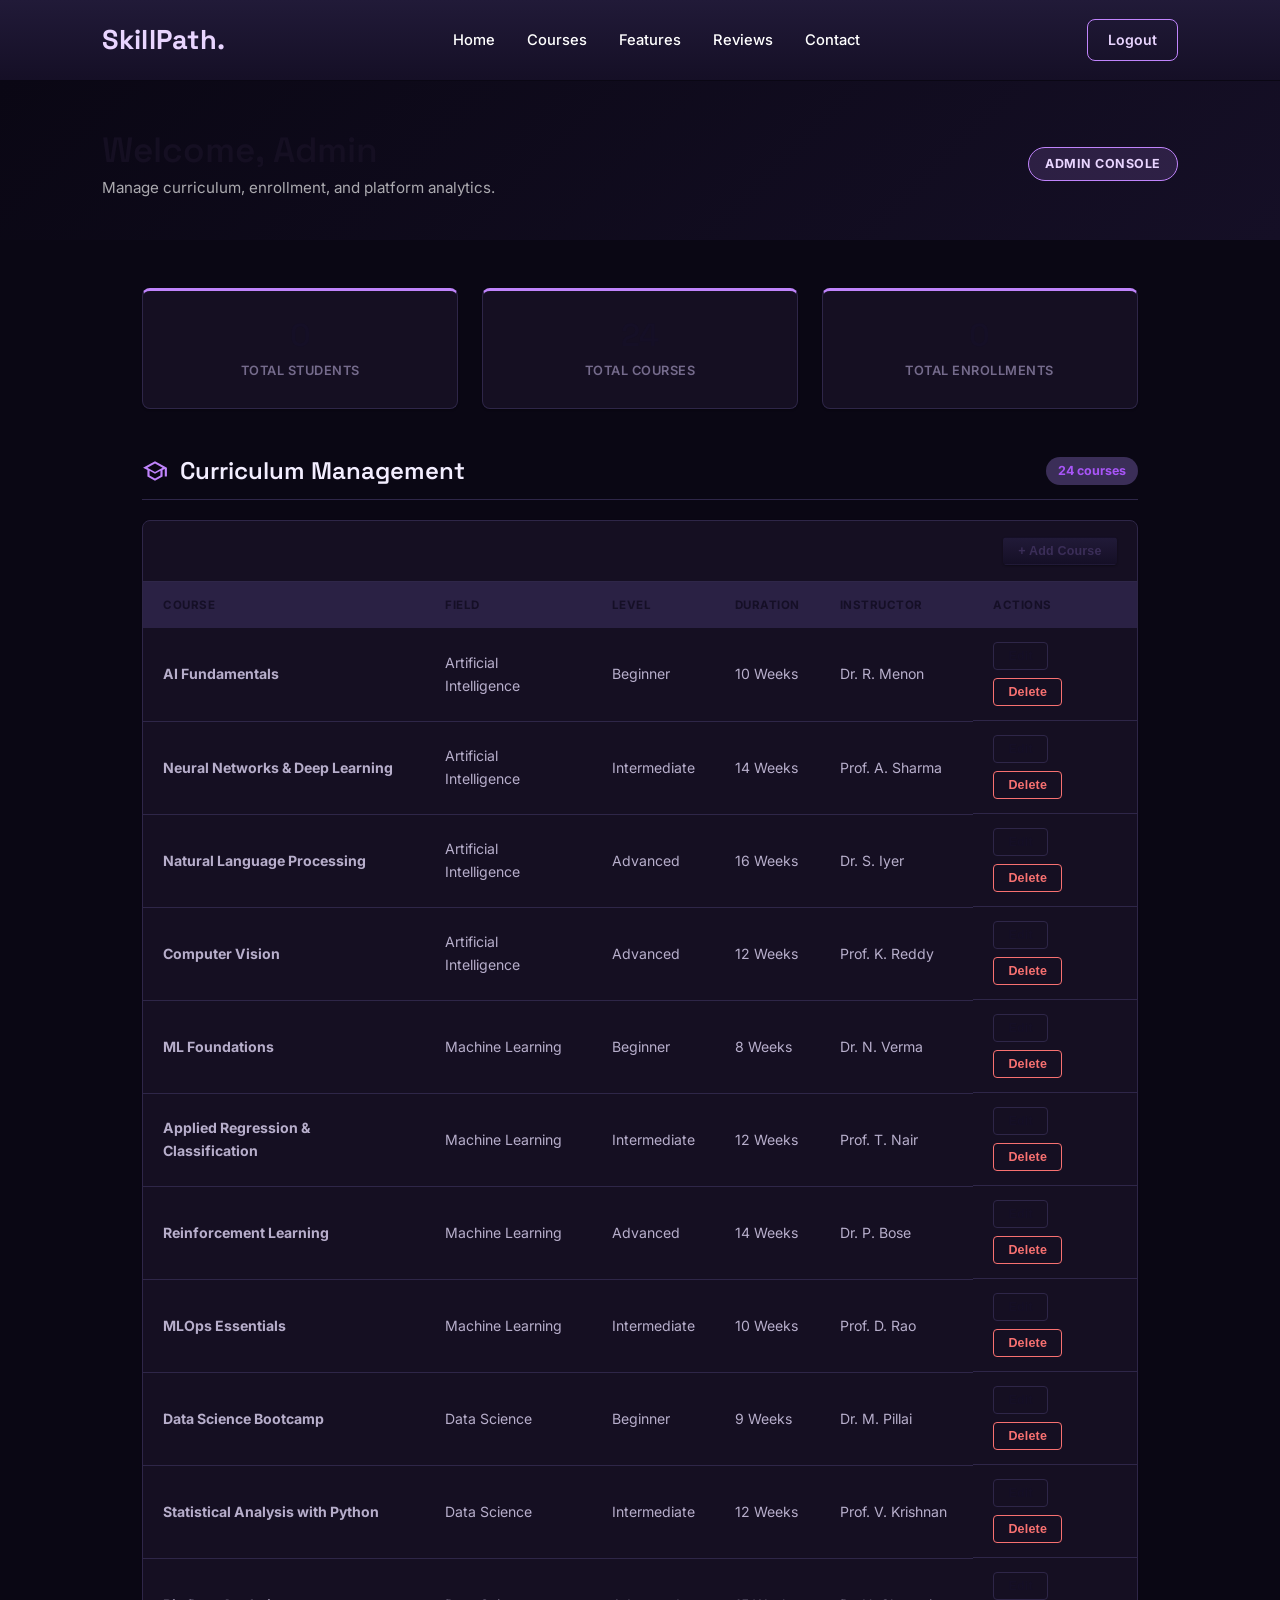
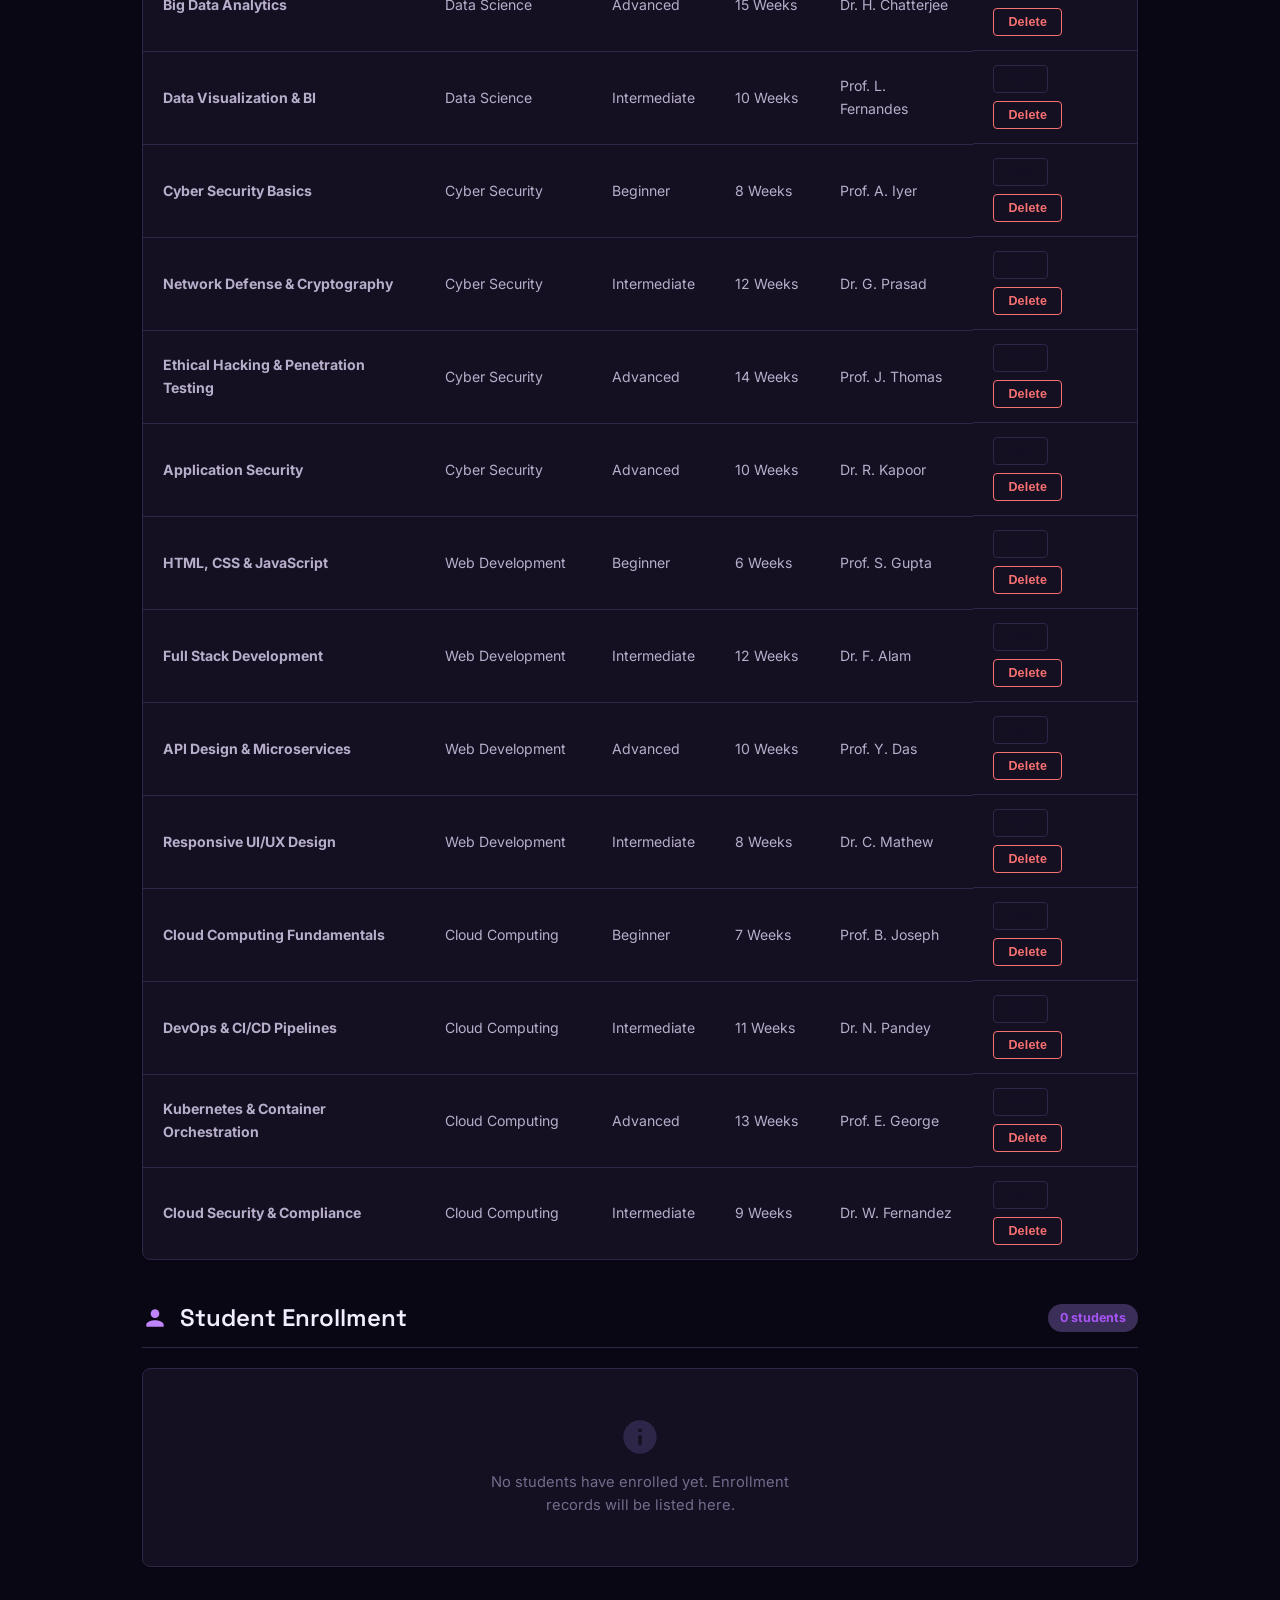
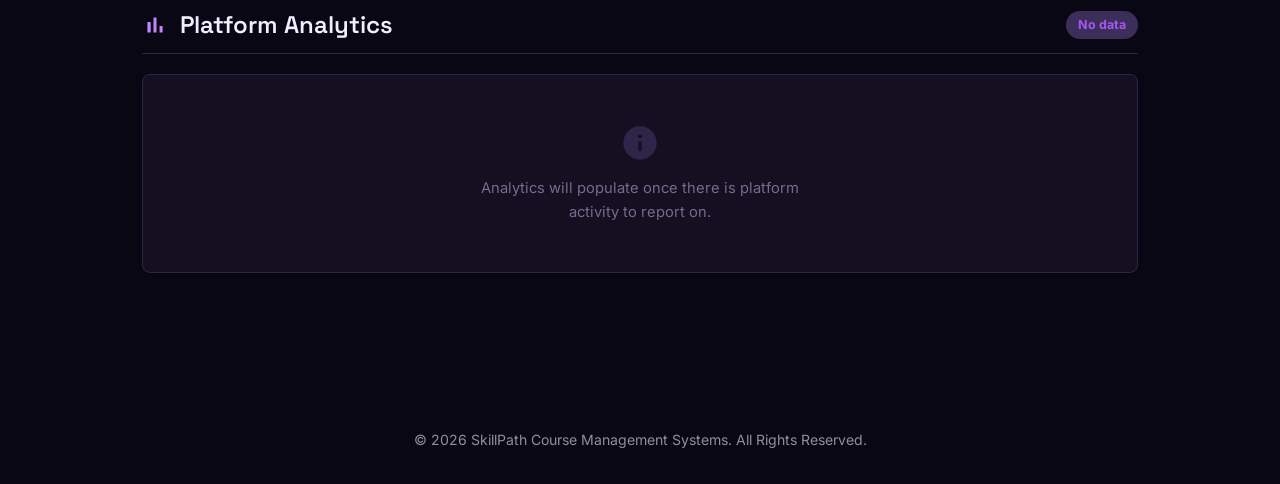
<file: student-course-management/frontend/admin-dashboard.html>
<!DOCTYPE html>
<html lang="en">
<head>
    <meta charset="UTF-8">
    <meta name="viewport" content="width=device-width, initial-scale=1.0">
    <title>Admin Dashboard | SkillPath</title>

    <link rel="preconnect" href="https://fonts.googleapis.com">
    <link rel="preconnect" href="https://fonts.gstatic.com" crossorigin>
    <link href="https://fonts.googleapis.com/css2?family=Space+Grotesk:wght@500;600;700&family=Inter:wght@300;400;500;600;700&display=swap" rel="stylesheet">

    <link rel="stylesheet" href="app.css">
</head>
<body class="dashboard-page">

    <nav class="navbar">
        <div class="logo">SkillPath.</div>
        <ul class="nav-links">
            <li><a href="index.html">Home</a></li>
            <li><a href="courses.html">Courses</a></li>
            <li><a href="index.html#">Features</a></li>
            <li><a href="index.html#">Reviews</a></li>
            <li><a href="index.html#">Contact</a></li>
        </ul>
        <a href="login-selection.html" class="dashboard-logout">Logout</a>
    </nav>

    <header class="dashboard-hero">
        <div class="dashboard-hero-inner">
            <div class="dashboard-welcome">
                <h1>Welcome, Admin</h1>
                <p>Manage curriculum, enrollment, and platform analytics.</p>
            </div>
            <span class="dashboard-role-badge">Admin Console</span>
        </div>
    </header>

    <main class="dashboard-body">

        <!-- ===================== OVERVIEW STATS ===================== -->
        <div class="dashboard-grid-3">
            <div class="dashboard-stat">
                <h3 id="statStudents">0</h3>
                <p>Total Students</p>
            </div>
            <div class="dashboard-stat">
                <h3 id="statCourses">0</h3>
                <p>Total Courses</p>
            </div>
            <div class="dashboard-stat">
                <h3 id="statEnrollments">0</h3>
                <p>Total Enrollments</p>
            </div>
        </div>

        <!-- ===================== CURRICULUM MANAGEMENT ===================== -->
        <section class="dashboard-section" id="curriculum">
            <div class="dashboard-section-header">
                <h2>
                    <svg class="dashboard-section-icon" viewBox="0 0 24 24"><path d="M12 3L1 9l4 2.18v6L12 21l7-3.82v-6l2-1.09V17h2V9L12 3zm0 2.18l7 3.82-7 3.82-7-3.82 7-3.82zM12 18.82l-5-2.73v-4.36L12 14.5l5-2.73v4.36l-5 2.73z"/></svg>
                    Curriculum Management
                </h2>
                <span class="dashboard-count" id="countCourses">0 courses</span>
            </div>
            <div class="dashboard-panel">
                <div class="dash-panel-toolbar">
                    <button class="btn btn-primary btn-tiny" id="openAddCourseBtn">+ Add Course</button>
                </div>
                <div id="curriculumPanelBody">
                    <div class="dashboard-empty">
                        <svg viewBox="0 0 24 24"><path d="M12 2C6.48 2 2 6.48 2 12s4.48 10 10 10 10-4.48 10-10S17.52 2 12 2zm1 15h-2v-6h2v6zm0-8h-2V7h2v2z"/></svg>
                        <p>No courses have been added yet. Newly created courses will appear here.</p>
                    </div>
                </div>
            </div>
        </section>

        <!-- ===================== STUDENT ENROLLMENT ===================== -->
        <section class="dashboard-section" id="enrollment">
            <div class="dashboard-section-header">
                <h2>
                    <svg class="dashboard-section-icon" viewBox="0 0 24 24"><path d="M12 12c2.21 0 4-1.79 4-4s-1.79-4-4-4-4 1.79-4 4 1.79 4 4 4zm0 2c-2.67 0-8 1.34-8 4v2h16v-2c0-2.66-5.33-4-8-4z"/></svg>
                    Student Enrollment
                </h2>
                <span class="dashboard-count" id="countStudents">0 students</span>
            </div>
            <div class="dashboard-panel" id="enrollmentPanelBody">
                <div class="dashboard-empty">
                    <svg viewBox="0 0 24 24"><path d="M12 12c2.21 0 4-1.79 4-4s-1.79-4-4-4-4 1.79-4 4 1.79 4 4 4zm0 2c-2.67 0-8 1.34-8 4v2h16v-2c0-2.66-5.33-4-8-4z"/></svg>
                    <p>No students have enrolled yet. Enrollment records will be listed here.</p>
                </div>
            </div>
        </section>

        <!-- ===================== PLATFORM ANALYTICS ===================== -->
        <section class="dashboard-section" id="analytics">
            <div class="dashboard-section-header">
                <h2>
                    <svg class="dashboard-section-icon" viewBox="0 0 24 24"><path d="M5 9.2h3V19H5V9.2zM10.6 5h2.8v14h-2.8V5zm5.6 8H19v6h-2.8v-6z"/></svg>
                    Platform Analytics
                </h2>
                <span class="dashboard-count" id="analyticsCount">No data</span>
            </div>
            <div class="dashboard-panel" id="analyticsPanelBody">
                <div class="dashboard-empty">
                    <svg viewBox="0 0 24 24"><path d="M5 9.2h3V19H5V9.2zM10.6 5h2.8v14h-2.8V5zm5.6 8H19v6h-2.8v-6z"/></svg>
                    <p>Analytics will populate once there is platform activity to report on.</p>
                </div>
            </div>
        </section>

    </main>

    <!-- ===================== ADD / EDIT COURSE MODAL ===================== -->
    <div class="course-form-overlay" id="courseFormOverlay">
        <div class="course-form-card">
            <h3 id="courseFormTitle">Add New Course</h3>
            <form id="courseForm">
                <input type="hidden" id="courseFormId">
                <div class="course-form-grid">
                    <div class="full-width">
                        <label for="courseFormTitleInput">Course Title</label>
                        <input type="text" id="courseFormTitleInput" required placeholder="e.g. Advanced React Patterns">
                    </div>
                    <div>
                        <label for="courseFormField">Field</label>
                        <select id="courseFormField" required></select>
                    </div>
                    <div>
                        <label for="courseFormBadge">Level</label>
                        <select id="courseFormBadge" required></select>
                    </div>
                    <div>
                        <label for="courseFormDuration">Duration</label>
                        <input type="text" id="courseFormDuration" required placeholder="e.g. 10 Weeks">
                    </div>
                    <div>
                        <label for="courseFormInstructor">Instructor</label>
                        <input type="text" id="courseFormInstructor" required placeholder="e.g. Dr. A. Sharma">
                    </div>
                    <div>
                        <label for="courseFormMode">Mode</label>
                        <select id="courseFormMode" required></select>
                    </div>
                    <div>
                        <label for="courseFormCertificate">Certificate</label>
                        <select id="courseFormCertificate" required></select>
                    </div>
                    <div class="full-width">
                        <label for="courseFormDescription">Description</label>
                        <textarea id="courseFormDescription" rows="3" required placeholder="Short course description"></textarea>
                    </div>
                </div>
                <div class="course-form-actions">
                    <button type="button" class="btn btn-secondary" id="cancelCourseFormBtn">Cancel</button>
                    <button type="submit" class="btn btn-primary" id="saveCourseFormBtn">Save Course</button>
                </div>
            </form>
        </div>
    </div>

    <footer>
        <div class="footer-content">
            <p>&copy; 2026 SkillPath Course Management Systems. All Rights Reserved.</p>
        </div>
    </footer>


    <script src="app.js"></script>
</body>
</html>
</file>
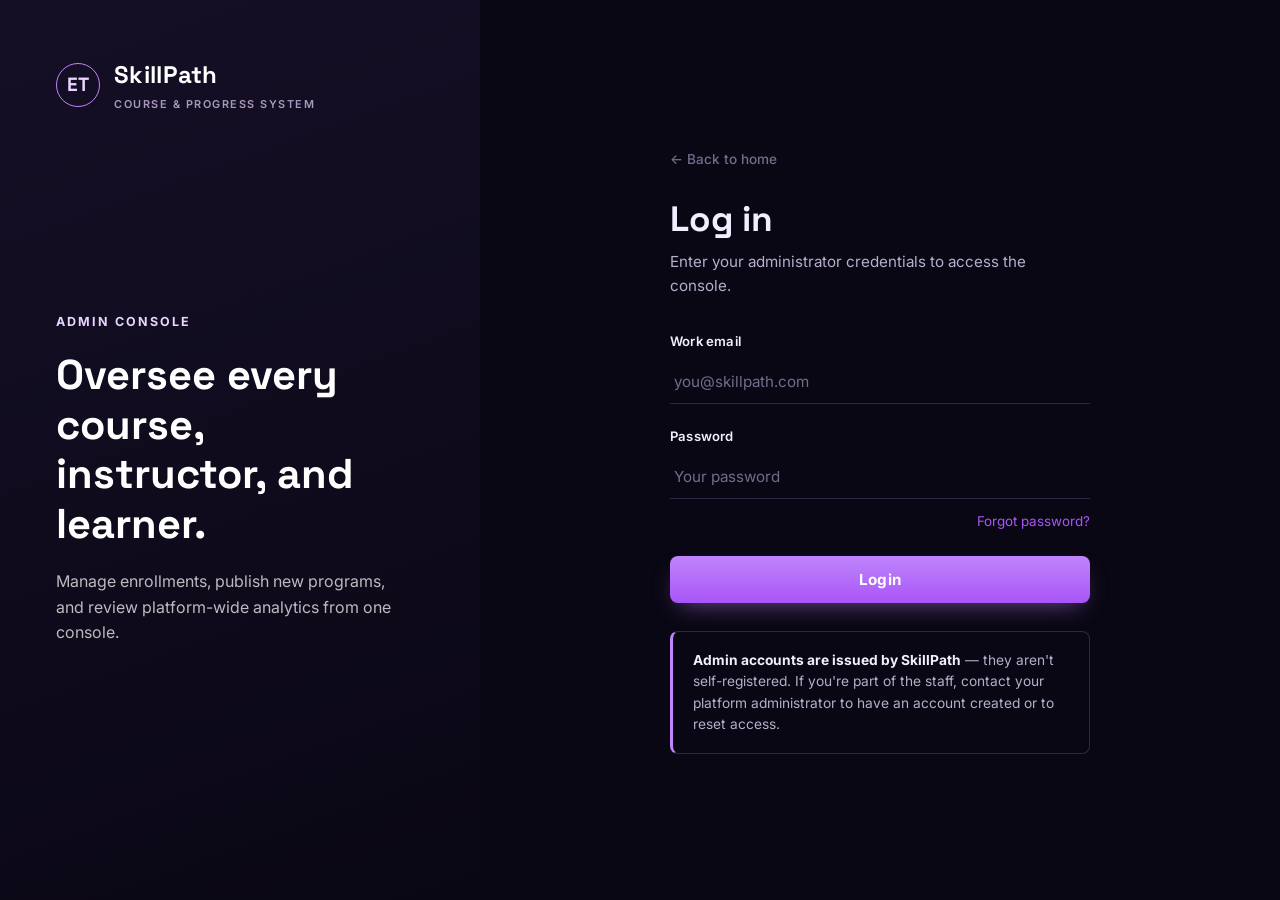
<file: student-course-management/frontend/admin-login.html>
<!DOCTYPE html>
<html lang="en">
<head>
    <meta charset="UTF-8">
    <meta name="viewport" content="width=device-width, initial-scale=1.0">
    <title>SkillPath | Admin Login</title>

    <link rel="preconnect" href="https://fonts.googleapis.com">
    <link rel="preconnect" href="https://fonts.gstatic.com" crossorigin>
    <link href="https://fonts.googleapis.com/css2?family=Space+Grotesk:wght@500;600;700&family=Inter:wght@300;400;500;600;700&display=swap" rel="stylesheet">

    <link rel="stylesheet" href="app.css">
</head>
<body class="auth-page">

    <div class="auth-split">

        <div class="auth-panel-left">
            <div class="auth-brand">
                <div class="auth-mark">ET</div>
                <div>
                    <div class="auth-brand-name">SkillPath</div>
                    <div class="auth-brand-sub">Course &amp; Progress System</div>
                </div>
            </div>

            <div class="auth-panel-mid">
                <div class="auth-eyebrow">Admin Console</div>
                <h1>Oversee every course, instructor, and learner.</h1>
                <p>Manage enrollments, publish new programs, and review platform-wide analytics from one console.</p>
            </div>

            <div></div>
        </div>

        <div class="auth-panel-right">
            <div class="auth-form-wrap">
                <a href="index.html" class="auth-back">&larr; Back to home</a>

                <h2>Log in</h2>
                <p class="auth-intro">Enter your administrator credentials to access the console.</p>

                <form id="adminLoginForm" action="#" method="POST">
                    <div class="field">
                        <label for="email">Work email</label>
                        <input type="email" id="email" name="email" placeholder="you@skillpath.com" required>
                    </div>

                    <div class="field">
                        <label for="password">Password</label>
                        <input type="password" id="password" name="password" placeholder="Your password" required>
                    </div>

                    <div class="field-meta">
                        <a href="forgot-password.html">Forgot password?</a>
                    </div>

                    <button type="submit" class="btn-auth">Login</button>
                </form>

                <div class="auth-notice">
                    <p><strong>Admin accounts are issued by SkillPath</strong> — they aren't self-registered. If you're part of the staff, contact your platform administrator to have an account created or to reset access.</p>
                </div>
            </div>
        </div>

    </div>


    <script src="app.js"></script>
</body>
</html>
</file>
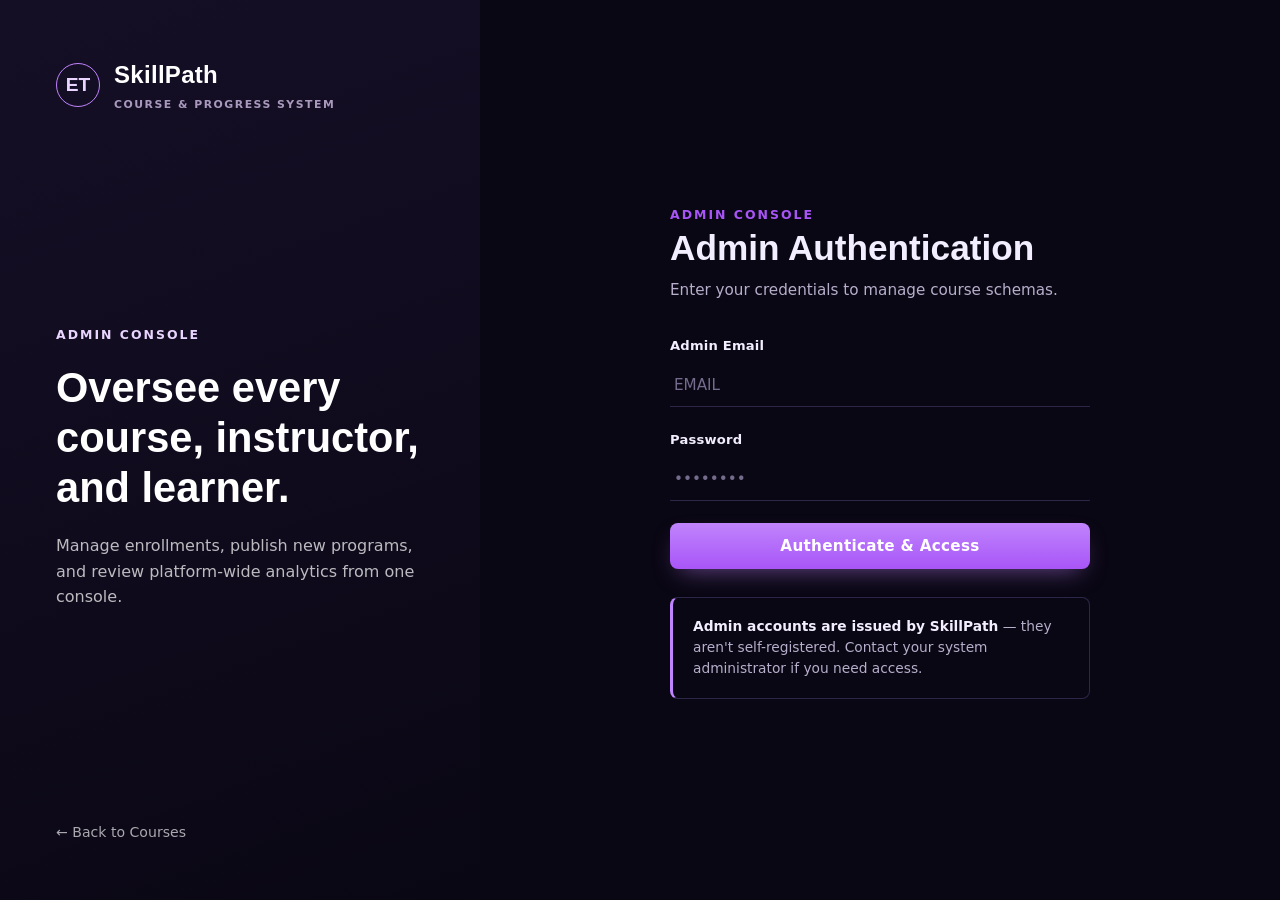
<file: student-course-management/frontend/admin-schema-login.html>
<!DOCTYPE html>
<html lang="en">
<head>
    <meta charset="UTF-8">
    <title>Admin Access | SkillPath</title>
    <link rel="stylesheet" href="app.css">
</head>
<body class="auth-page">
    <div class="auth-split">
        <div class="auth-panel-left">
            <div class="auth-brand">
                <div class="auth-mark">ET</div>
                <div>
                    <div class="auth-brand-name">SkillPath</div>
                    <div class="auth-brand-sub">Course &amp; Progress System</div>
                </div>
            </div>

            <div class="auth-panel-mid">
                <div class="auth-eyebrow">Admin Console</div>
                <h1>Oversee every course, instructor, and learner.</h1>
                <p>Manage enrollments, publish new programs, and review platform-wide analytics from one console.</p>
            </div>

            <div class="auth-role-switch">
                <a href="courses.html">&larr; Back to Courses</a>
            </div>
        </div>

        <div class="auth-panel-right">
            <div class="auth-form-wrap">
                <span class="auth-badge">Admin Console</span>
                <h2>Admin Authentication</h2>
                <p class="auth-intro">Enter your credentials to manage course schemas.</p>

                <form id="adminLoginForm">
                    <div class="field">
                        <label>Admin Email</label>
                        <input type="email" id="admin-email" required placeholder="EMAIL">
                    </div>
                    <div class="field">
                        <label>Password</label>
                        <input type="password" id="admin-pass" required placeholder="••••••••">
                    </div>
                    <button type="submit" class="btn-auth">Authenticate & Access</button>
                </form>

                <div class="auth-notice">
                    <p><strong>Admin accounts are issued by SkillPath</strong> — they aren't self-registered. Contact your system administrator if you need access.</p>
                </div>
            </div>
        </div>
    </div>

    <script src="app.js"></script>
</body>
</html>
</file>
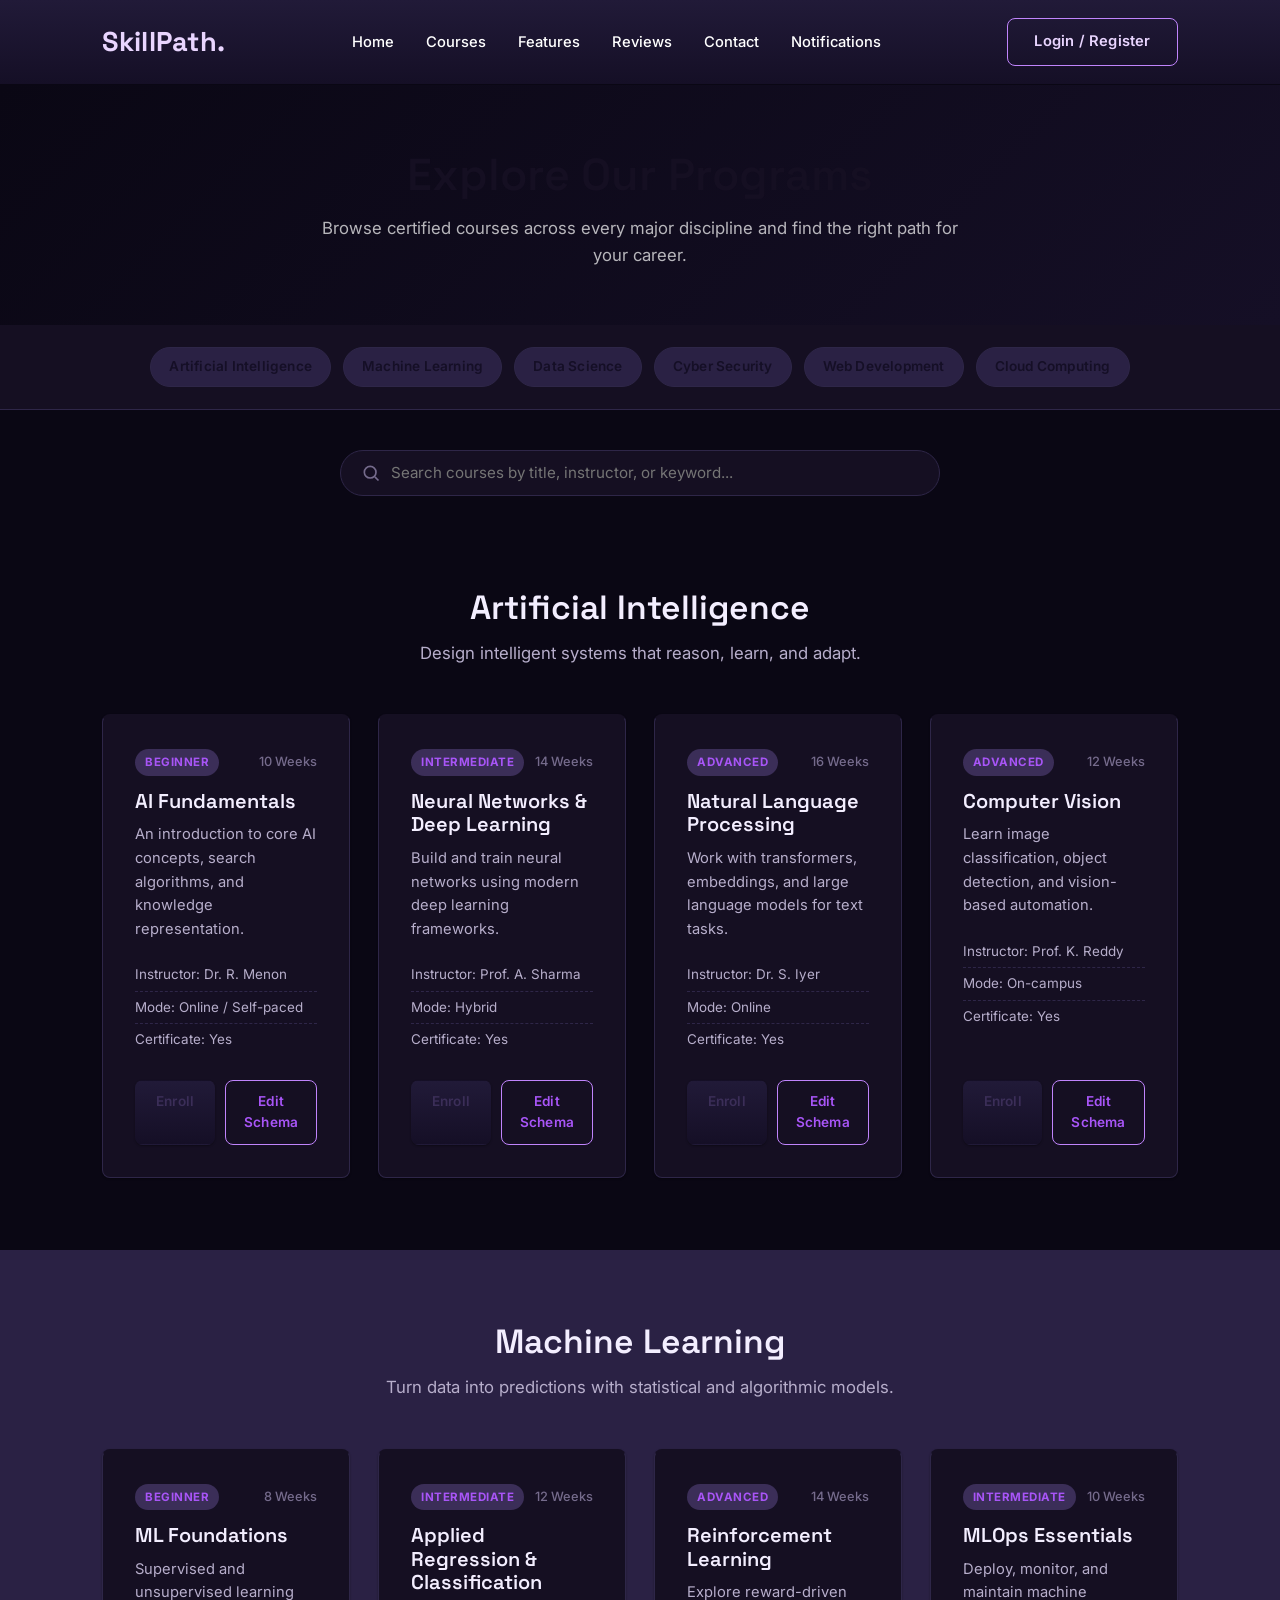
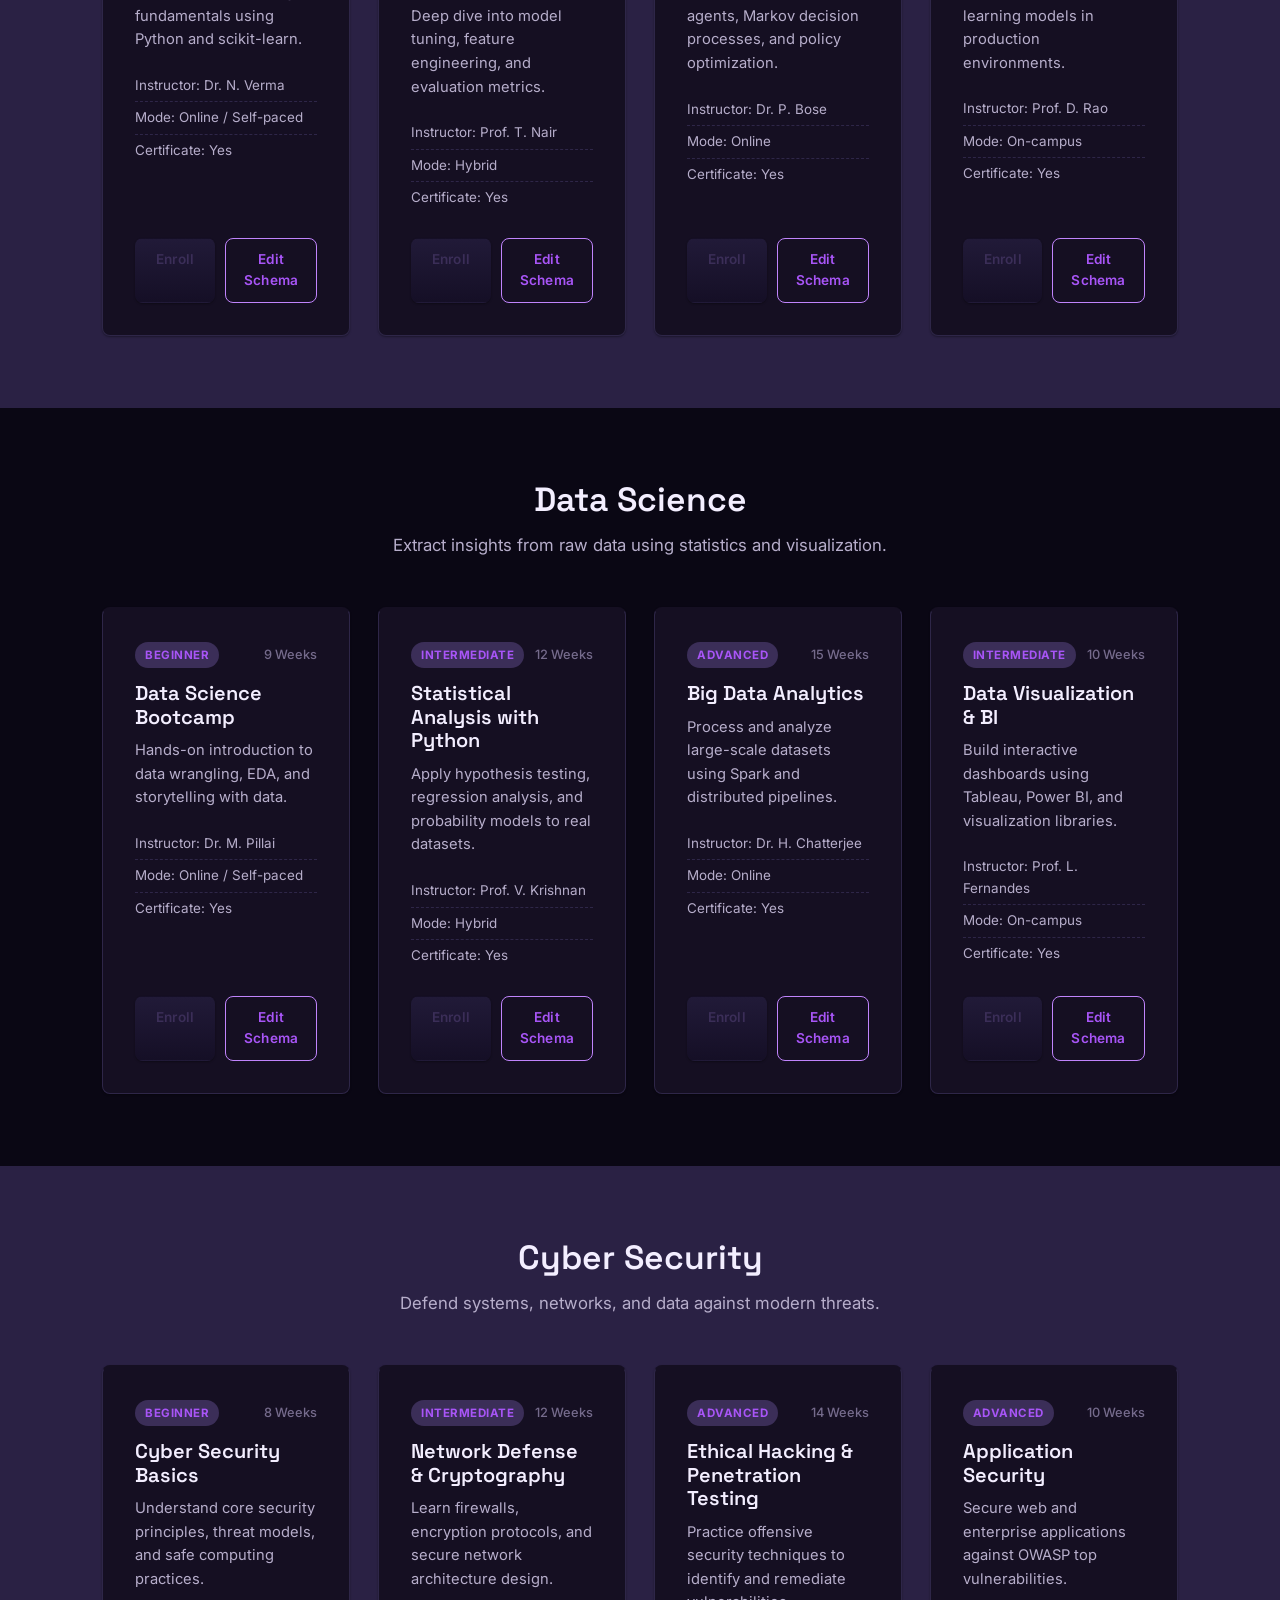
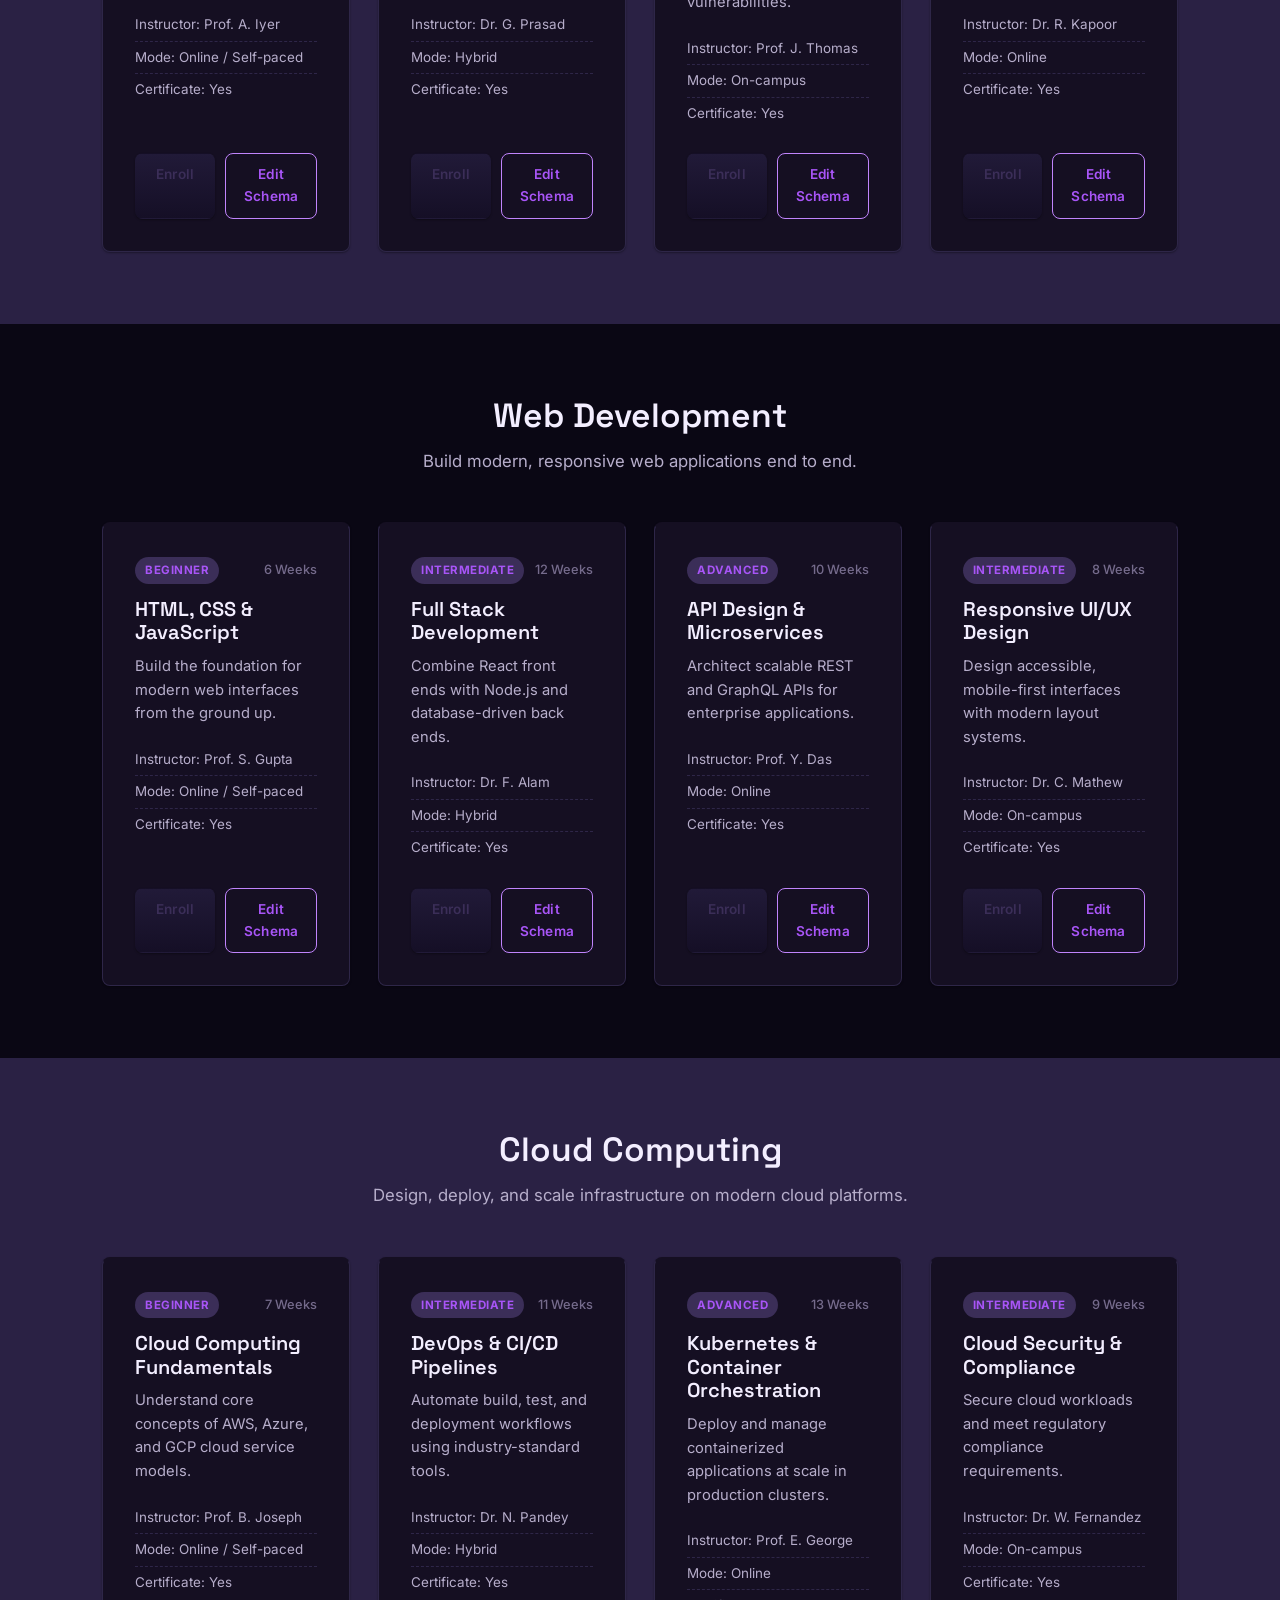
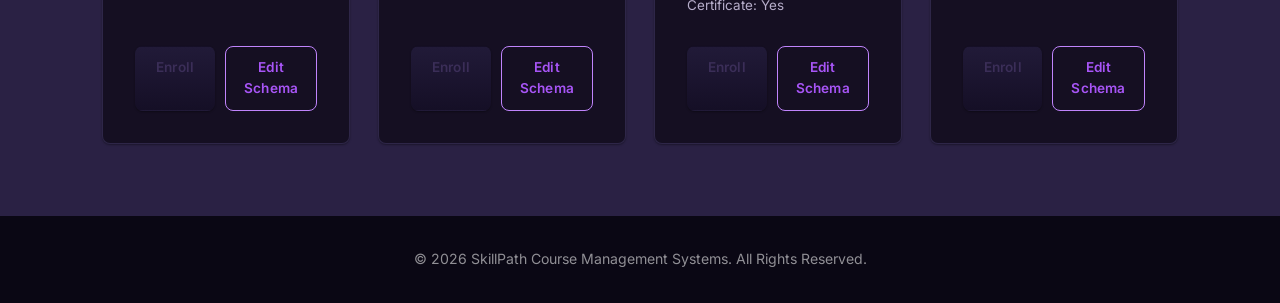
<file: student-course-management/frontend/courses.html>
<!DOCTYPE html>
<html lang="en">
<head>
    <meta charset="UTF-8">
    <meta name="viewport" content="width=device-width, initial-scale=1.0">
    <title>Courses | SkillPath</title>

    <link rel="preconnect" href="https://fonts.googleapis.com">
    <link rel="preconnect" href="https://fonts.gstatic.com" crossorigin>
    <link href="https://fonts.googleapis.com/css2?family=Space+Grotesk:wght@500;600;700&family=Inter:wght@300;400;500;600;700&display=swap" rel="stylesheet">


    <link rel="stylesheet" href="app.css">
</head>
<body>

    <nav class="navbar">
        <div class="logo">SkillPath.</div>
        <ul class="nav-links">
            <li><a href="index.html">Home</a></li>
            <li><a href="courses.html">Courses</a></li>
            <li><a href="index.html#">Features</a></li>
            <li><a href="index.html#">Reviews</a></li>
            <li><a href="index.html#">Contact</a></li>
            <li id="navDashboardItem" class="u-hidden"><a href="student-dashboard.html">Dashboard</a></li>
            <li><a href="notifications.html">Notifications</a></li>
        </ul>
        <a href="login-selection.html" class="btn btn-login" id="navAuthBtn">Login / Register</a>
    </nav>

    <header class="page-hero">
        <div class="page-hero-content">
            <h1>Explore Our Programs</h1>
            <p>Browse certified courses across every major discipline and find the right path for your career.</p>
        </div>
    </header>

    <div class="field-nav">
        <a href="#ai" class="field-nav-link">Artificial Intelligence</a>
        <a href="#ml" class="field-nav-link">Machine Learning</a>
        <a href="#data-science" class="field-nav-link">Data Science</a>
        <a href="#cyber-security" class="field-nav-link">Cyber Security</a>
        <a href="#web-dev" class="field-nav-link">Web Development</a>
        <a href="#cloud" class="field-nav-link">Cloud Computing</a>
    </div>

    <div class="courses-search-wrap">
        <div class="courses-search-bar">
            <svg viewBox="0 0 24 24" width="20" height="20" fill="none" stroke="currentColor" stroke-width="2">
                <circle cx="11" cy="11" r="7"></circle>
                <line x1="21" y1="21" x2="16.65" y2="16.65"></line>
            </svg>
            <input type="text" id="courseSearchInput" placeholder="Search courses by title, instructor, or keyword...">
        </div>
        <p id="noSearchResults" class="u-hidden search-no-results">
            No courses match your search. Try a different keyword.
        </p>
    </div>

    <!-- ===================== ARTIFICIAL INTELLIGENCE ===================== -->
    <section class="course-field" id="ai">
        <div class="section-header">
            <h2 class="section-title">Artificial Intelligence</h2>
            <p class="section-subtitle">Design intelligent systems that reason, learn, and adapt.</p>
        </div>
        <div class="course-grid" data-field="ai"></div>
    </section>

    <!-- ===================== MACHINE LEARNING ===================== -->
    <section class="course-field course-field-alt" id="ml">
        <div class="section-header">
            <h2 class="section-title">Machine Learning</h2>
            <p class="section-subtitle">Turn data into predictions with statistical and algorithmic models.</p>
        </div>
        <div class="course-grid" data-field="ml"></div>
    </section>

    <!-- ===================== DATA SCIENCE ===================== -->
    <section class="course-field" id="data-science">
        <div class="section-header">
            <h2 class="section-title">Data Science</h2>
            <p class="section-subtitle">Extract insights from raw data using statistics and visualization.</p>
        </div>
        <div class="course-grid" data-field="data-science"></div>
    </section>

    <!-- ===================== CYBER SECURITY ===================== -->
    <section class="course-field course-field-alt" id="cyber-security">
        <div class="section-header">
            <h2 class="section-title">Cyber Security</h2>
            <p class="section-subtitle">Defend systems, networks, and data against modern threats.</p>
        </div>
        <div class="course-grid" data-field="cyber-security"></div>
    </section>

    <!-- ===================== WEB DEVELOPMENT ===================== -->
    <section class="course-field" id="web-dev">
        <div class="section-header">
            <h2 class="section-title">Web Development</h2>
            <p class="section-subtitle">Build modern, responsive web applications end to end.</p>
        </div>
        <div class="course-grid" data-field="web-dev"></div>
    </section>

    <!-- ===================== CLOUD COMPUTING ===================== -->
    <section class="course-field course-field-alt" id="cloud">
        <div class="section-header">
            <h2 class="section-title">Cloud Computing</h2>
            <p class="section-subtitle">Design, deploy, and scale infrastructure on modern cloud platforms.</p>
        </div>
        <div class="course-grid" data-field="cloud"></div>
    </section>

    <footer>
        <div class="footer-content">
            <p>&copy; 2026 SkillPath Course Management Systems. All Rights Reserved.</p>
        </div>
    </footer>


    <script src="app.js"></script>
</body>
</html>
</file>
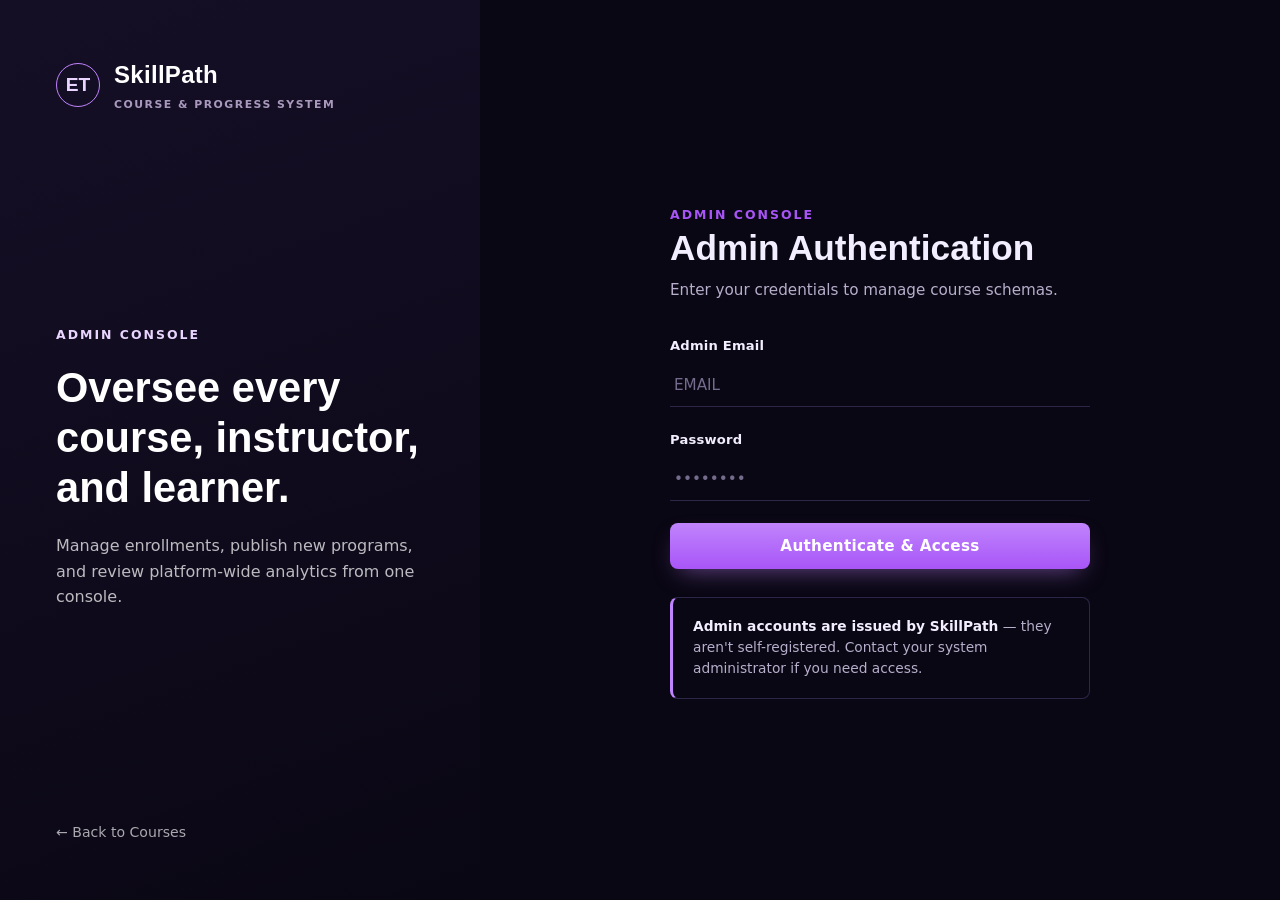
<file: student-course-management/frontend/edit-course.html>
<!DOCTYPE html>
<html lang="en">
<head>
    <meta charset="UTF-8">
    <meta name="viewport" content="width=device-width, initial-scale=1.0">
    <title>Edit Courses | SkillPath Admin</title>

    <link rel="preconnect" href="https://fonts.googleapis.com">
    <link rel="preconnect" href="https://fonts.gstatic.com" crossorigin>
    <link href="https://fonts.googleapis.com/css2?family=Space+Grotesk:wght@500;600;700&family=Inter:wght@300;400;500;600;700&display=swap" rel="stylesheet">



    <link rel="stylesheet" href="app.css">
</head>
<body>

    <div class="admin-topbar">
        <div class="logo">SkillPath Admin</div>
        <div class="admin-topbar-actions">
            <a href="courses.html">&larr; Back to Courses</a>
            <a href="#" id="logoutLink">Log out</a>
        </div>
    </div>

    <div class="edit-page-container">
        <aside class="course-sidebar">
            <h3>Courses</h3>
            <button type="button" id="addCourseBtn" class="btn btn-primary btn-add-course">+ Add New Course</button>
            <div id="courseListByField"></div>
        </aside>

        <main class="schema-editor">
            <h2 id="editorTitle">Add New Course</h2>
            <p class="editor-subtitle" id="editorSubtitle">Fill in the details below and save to publish it on the Courses page.</p>

            <form class="course-form" id="courseForm">
                <input type="hidden" id="course-id" value="">

                <div class="field">
                    <label>Field</label>
                    <select id="course-field" required></select>
                </div>

                <div class="field">
                    <label>Course Title</label>
                    <input type="text" id="course-title" required placeholder="e.g. AI Fundamentals">
                </div>

                <div class="form-row">
                    <div class="field">
                        <label>Level</label>
                        <select id="course-badge" required></select>
                    </div>
                    <div class="field">
                        <label>Duration</label>
                        <input type="text" id="course-duration" required placeholder="e.g. 10 Weeks">
                    </div>
                </div>

                <div class="field">
                    <label>Description</label>
                    <textarea id="course-description" required placeholder="Short description of the course"></textarea>
                </div>

                <div class="form-row">
                    <div class="field">
                        <label>Instructor</label>
                        <input type="text" id="course-instructor" required placeholder="e.g. Dr. R. Menon">
                    </div>
                    <div class="field">
                        <label>Mode</label>
                        <select id="course-mode" required></select>
                    </div>
                </div>

                <div class="field">
                    <label>Certificate</label>
                    <select id="course-certificate" required></select>
                </div>

                <div class="modules-section">
                    <h3>Module Content</h3>
                    <p class="modules-section-hint">
                        Each module shown to students has a Photo, a Video and a Theory part. Everything here is
                        optional — leave a field blank and SkillPath will fall back to sensible auto-generated
                        content for this course's field.
                    </p>
                    <div id="modulesEditor"></div>
                    <button type="button" id="addModuleBtn" class="btn btn-outline mb-1rem">+ Add Module</button>
                </div>

                <div class="form-actions">
                    <button type="submit" class="btn btn-primary" id="saveBtn">Save Course</button>
                    <button type="button" class="btn btn-outline u-hidden" id="deleteBtn">Delete Course</button>
                    <button type="button" class="btn btn-secondary" id="cancelBtn">Reset</button>
                </div>

                <div class="save-toast" id="saveToast"></div>
            </form>
        </main>
    </div>

    <script src="app.js"></script>
</body>
</html>
</file>
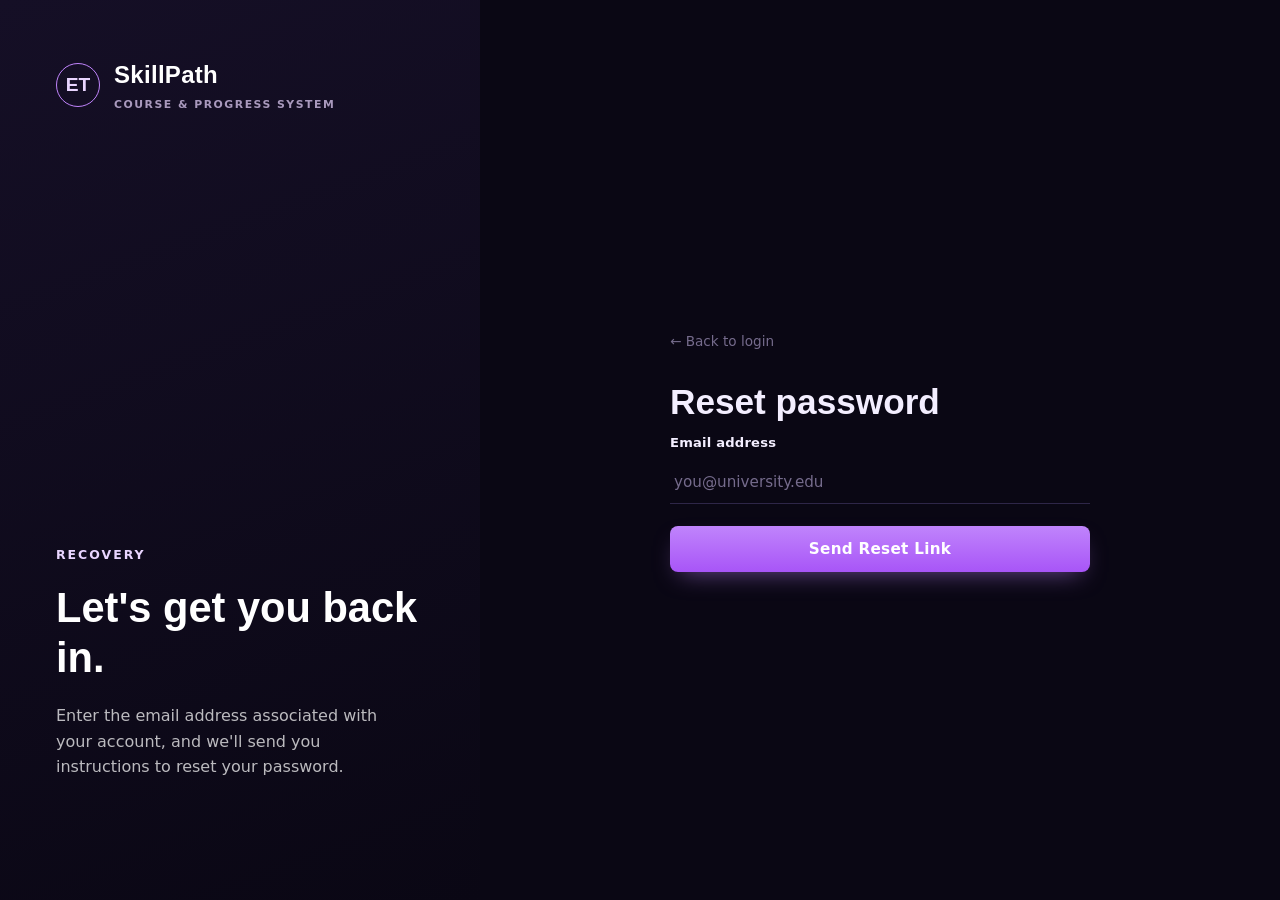
<file: student-course-management/frontend/forgot-password.html>
<!DOCTYPE html>
<html lang="en">
<head>
    <meta charset="UTF-8">
    <title>SkillPath | Recover Account</title>
    <link rel="stylesheet" href="app.css">
</head>
<body class="auth-page">
    <div class="auth-split">
        <div class="auth-panel-left">
            <div class="auth-brand">
                <div class="auth-mark">ET</div>
                <div>
                    <div class="auth-brand-name">SkillPath</div>
                    <div class="auth-brand-sub">Course &amp; Progress System</div>
                </div>
            </div>
            <div class="auth-panel-mid">
                <div class="auth-eyebrow">Recovery</div>
                <h1>Let's get you back in.</h1>
                <p>Enter the email address associated with your account, and we'll send you instructions to reset your password.</p>
            </div>
        </div>

        <div class="auth-panel-right">
            <div class="auth-form-wrap">
                <a href="login-selection.html" class="auth-back">&larr; Back to login</a>
                <h2>Reset password</h2>
                <form action="reset-password.html" method="GET">
                    <div class="field">
                        <label for="email">Email address</label>
                        <input type="email" id="email" name="email" placeholder="you@university.edu" required>
                    </div>
                    <button type="submit" class="btn-auth">Send Reset Link</button>
                </form>
            </div>
        </div>
    </div>
    <script src="app.js"></script>
</body>
</html>
</file>
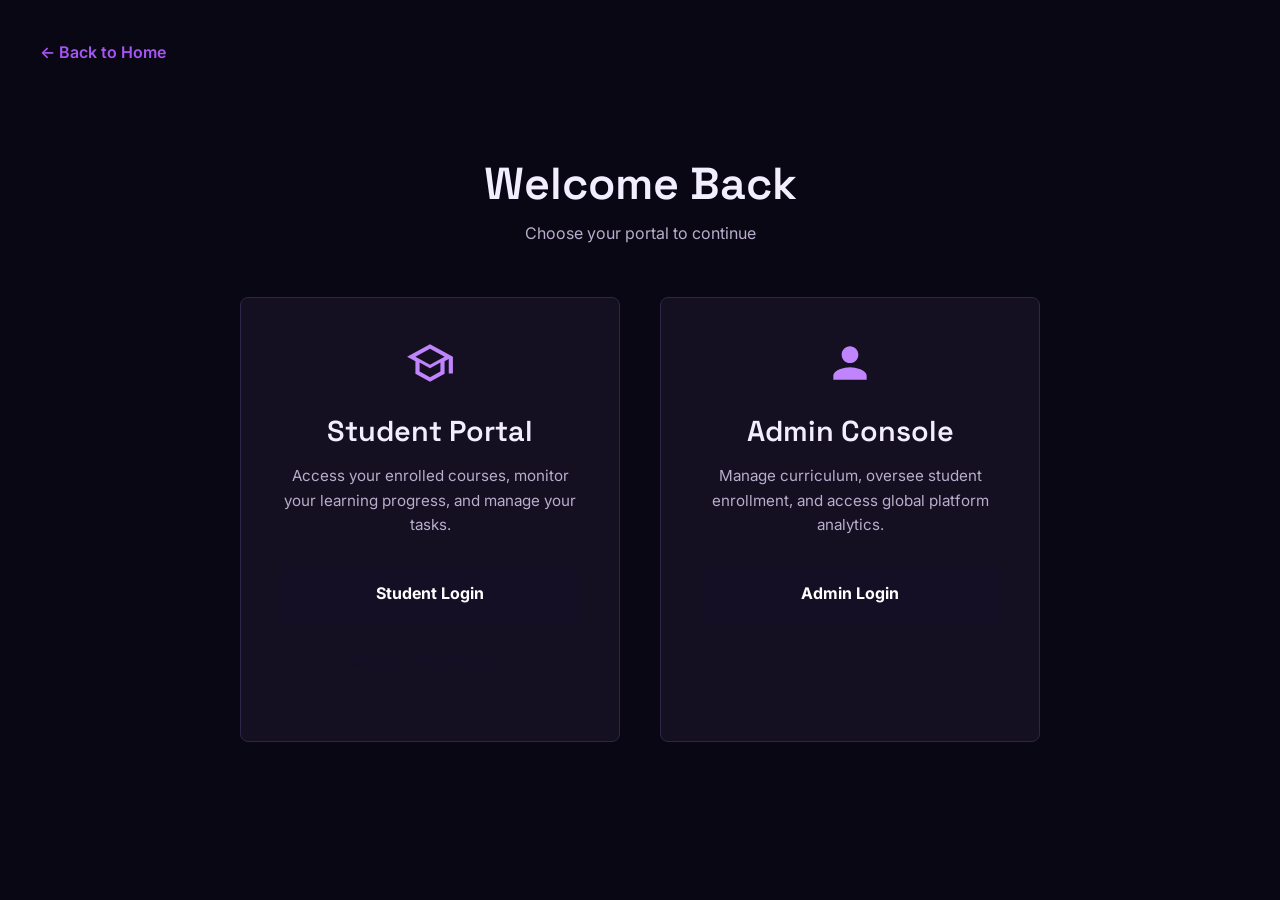
<file: student-course-management/frontend/login-selection.html>
<!DOCTYPE html>
<html lang="en">
<head>
    <meta charset="UTF-8">
    <meta name="viewport" content="width=device-width, initial-scale=1.0">
    <title>SkillPath | Select Portal</title>
    <link href="https://fonts.googleapis.com/css2?family=Space+Grotesk:wght@500;600;700&family=Inter:wght@300;400;500;600;700&display=swap" rel="stylesheet">
    <link rel="stylesheet" href="app.css">
</head>
<body class="selection-page">

    <a href="index.html" class="back-nav">&larr; Back to Home</a>

    <div class="selection-header">
        <h1>Welcome Back</h1>
        <p>Choose your portal to continue</p>
    </div>

    <div class="selection-grid">
        <div class="card">
            <svg class="card-icon" viewBox="0 0 24 24"><path d="M12 3L1 9l4 2.18v6L12 21l7-3.82v-6l2-1.09V17h2V9L12 3zm0 2.18l7 3.82-7 3.82-7-3.82 7-3.82zM12 18.82l-5-2.73v-4.36L12 14.5l5-2.73v4.36l-5 2.73z"/></svg>
            <h2>Student Portal</h2>
            <p>Access your enrolled courses, monitor your learning progress, and manage your tasks.</p>
            <a href="student-login.html" class="btn-select">Student Login</a>
            <a href="student-register.html" class="btn-select btn-register">Student Registration</a>
            
        </div>

        <div class="card">
            <svg class="card-icon" viewBox="0 0 24 24"><path d="M12 12c2.21 0 4-1.79 4-4s-1.79-4-4-4-4 1.79-4 4 1.79 4 4 4zm0 2c-2.67 0-8 1.34-8 4v2h16v-2c0-2.66-5.33-4-8-4z"/></svg>
            <h2>Admin Console</h2>
            <p>Manage curriculum, oversee student enrollment, and access global platform analytics.</p>
            <a href="admin-login.html" class="btn-select">Admin Login</a>
            
        </div>
    </div>
    <script src="app.js"></script>
</body>
</html>
</file>
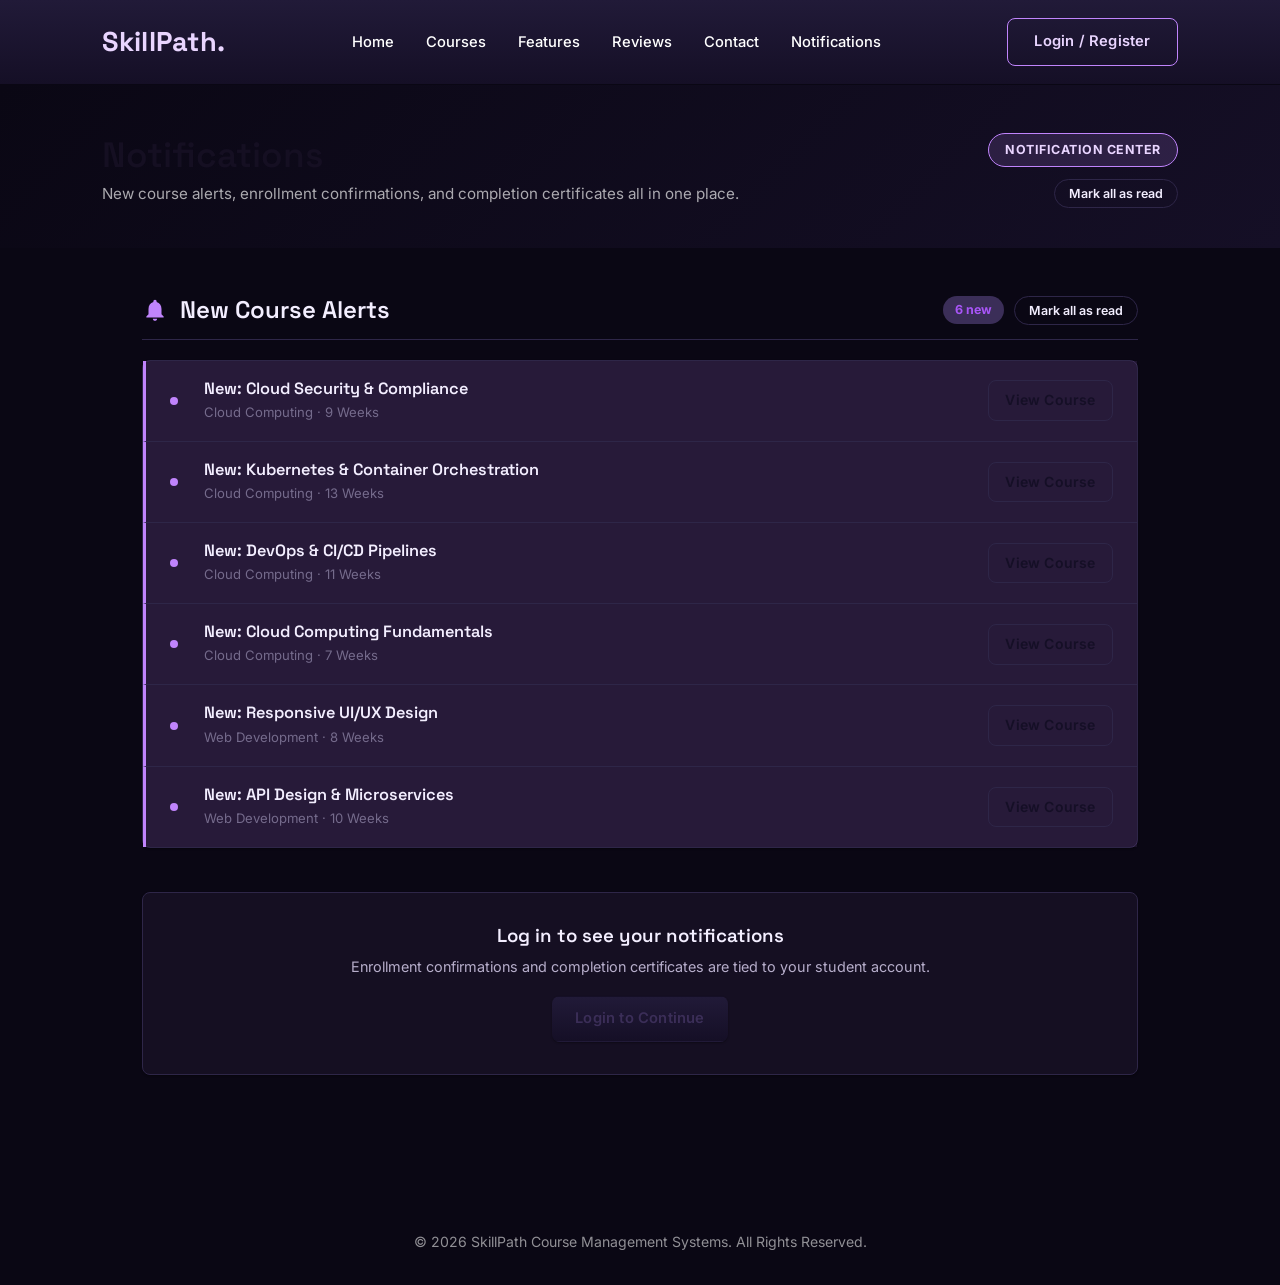
<file: student-course-management/frontend/notifications.html>
<!DOCTYPE html>
<html lang="en">
<head>
    <meta charset="UTF-8">
    <meta name="viewport" content="width=device-width, initial-scale=1.0">
    <title>Notifications | SkillPath</title>

    <link rel="preconnect" href="https://fonts.googleapis.com">
    <link rel="preconnect" href="https://fonts.gstatic.com" crossorigin>
    <link href="https://fonts.googleapis.com/css2?family=Space+Grotesk:wght@500;600;700&family=Inter:wght@300;400;500;600;700&display=swap" rel="stylesheet">

    <link rel="stylesheet" href="app.css">
</head>
<body class="dashboard-page">

    <nav class="navbar">
        <div class="logo">SkillPath.</div>
        <ul class="nav-links">
            <li><a href="index.html">Home</a></li>
            <li><a href="courses.html">Courses</a></li>
            <li><a href="index.html#">Features</a></li>
            <li><a href="index.html#">Reviews</a></li>
            <li><a href="index.html#">Contact</a></li>
            <li id="navDashboardItem" class="u-hidden"><a href="student-dashboard.html">Dashboard</a></li>
            <li><a href="notifications.html" class="nav-link-active">Notifications</a></li>
        </ul>
        <a href="login-selection.html" class="btn btn-login" id="navAuthBtn">Login / Register</a>
    </nav>

    <header class="dashboard-hero">
        <div class="dashboard-hero-inner">
            <div class="dashboard-welcome">
                <h1>Notifications</h1>
                <p>New course alerts, enrollment confirmations, and completion certificates all in one place.</p>
            </div>
            <div class="text-right">
                <span class="dashboard-role-badge">Notification Center</span>
                <div class="mt-12">
                    <button class="mark-read-btn" id="markAllPageBtn" type="button" class="link-accent">Mark all as read</button>
                </div>
            </div>
        </div>
    </header>

    <main class="dashboard-body">

        <!-- ===================== NEW COURSE ALERTS (always visible) ===================== -->
        <section class="dashboard-section" id="new-course-alerts">
            <div class="dashboard-section-header">
                <h2>
                    <svg class="dashboard-section-icon" viewBox="0 0 24 24"><path d="M12 22c1.1 0 2-.9 2-2h-4c0 1.1.9 2 2 2zm6-6v-5c0-3.07-1.63-5.64-4.5-6.32V4c0-.83-.67-1.5-1.5-1.5s-1.5.67-1.5 1.5v.68C7.63 5.36 6 7.92 6 11v5l-2 2v1h16v-1l-2-2z"/></svg>
                    New Course Alerts
                </h2>
                <div class="notif-header-actions">
                    <span class="dashboard-count" id="countNewCourses">0 new</span>
                    <button class="mark-read-btn" id="markAllNewBtn" type="button">Mark all as read</button>
                </div>
            </div>
            <div class="dashboard-panel" id="panelNewCourses">
                <div class="dashboard-empty">
                    <svg viewBox="0 0 24 24"><path d="M12 22c1.1 0 2-.9 2-2h-4c0 1.1.9 2 2 2zm6-6v-5c0-3.07-1.63-5.64-4.5-6.32V4c0-.83-.67-1.5-1.5-1.5s-1.5.67-1.5 1.5v.68C7.63 5.36 6 7.92 6 11v5l-2 2v1h16v-1l-2-2z"/></svg>
                    <p>No new course alerts right now. Check back soon!</p>
                </div>
            </div>
        </section>

        <!-- ===================== LOGIN PROMPT (shown if no active session) ===================== -->
        <section class="dashboard-section" id="notifLoginPrompt" class="u-hidden">
            <div class="dashboard-panel panel-padded-center">
                <h3 class="mb-8">Log in to see your notifications</h3>
                <p class="text-sm-mb18">Enrollment confirmations and completion certificates are tied to your student account.</p>
                <a href="student-login.html" class="btn btn-primary btn-inline-pad">Login to Continue</a>
            </div>
        </section>

        <div id="personalNotifSections" class="u-hidden">

            <!-- ===================== ENROLLMENT CONFIRMATION ===================== -->
            <section class="dashboard-section" id="enrollment-confirmation">
                <div class="dashboard-section-header">
                    <h2>
                        <svg class="dashboard-section-icon" viewBox="0 0 24 24"><path d="M12 3L1 9l4 2.18v6L12 21l7-3.82v-6l2-1.09V17h2V9L12 3zm0 2.18l7 3.82-7 3.82-7-3.82 7-3.82zM12 18.82l-5-2.73v-4.36L12 14.5l5-2.73v4.36l-5 2.73z"/></svg>
                        Enrollment Confirmation
                    </h2>
                    <div class="notif-header-actions">
                    <span class="dashboard-count" id="countEnrollConfirm">0 confirmations</span>
                    <button class="mark-read-btn" id="markAllEnrollBtn" type="button">Mark all as read</button>
                </div>
                </div>
                <div class="dashboard-panel" id="panelEnrollConfirm">
                    <div class="dashboard-empty">
                        <svg viewBox="0 0 24 24"><path d="M12 3L1 9l4 2.18v6L12 21l7-3.82v-6l2-1.09V17h2V9L12 3zm0 2.18l7 3.82-7 3.82-7-3.82 7-3.82zM12 18.82l-5-2.73v-4.36L12 14.5l5-2.73v4.36l-5 2.73z"/></svg>
                        <p>You'll see a confirmation here as soon as you enroll in a course.</p>
                    </div>
                </div>
            </section>

            <!-- ===================== COMPLETION CERTIFICATES ===================== -->
            <section class="dashboard-section" id="completion-certificates">
                <div class="dashboard-section-header">
                    <h2>
                        <svg class="dashboard-section-icon" viewBox="0 0 24 24"><path d="M9 16.17L4.83 12l-1.42 1.41L9 19 21 7l-1.41-1.41z"/></svg>
                        Completion Certificates
                    </h2>
                    <div class="notif-header-actions">
                    <span class="dashboard-count" id="countCertificates">0 earned</span>
                    <button class="mark-read-btn" id="markAllCertBtn" type="button">Mark all as read</button>
                </div>
                </div>
                <div class="dashboard-panel" id="panelCertificates">
                    <div class="dashboard-empty">
                        <svg viewBox="0 0 24 24"><path d="M9 16.17L4.83 12l-1.42 1.41L9 19 21 7l-1.41-1.41z"/></svg>
                        <p>Finish a course to earn your first certificate — it will show up here.</p>
                    </div>
                </div>
            </section>

        </div><!-- /#personalNotifSections -->

    </main>

    <footer>
        <div class="footer-content">
            <p>&copy; 2026 SkillPath Course Management Systems. All Rights Reserved.</p>
        </div>
    </footer>


    <script src="app.js"></script>
</body>
</html>
</file>
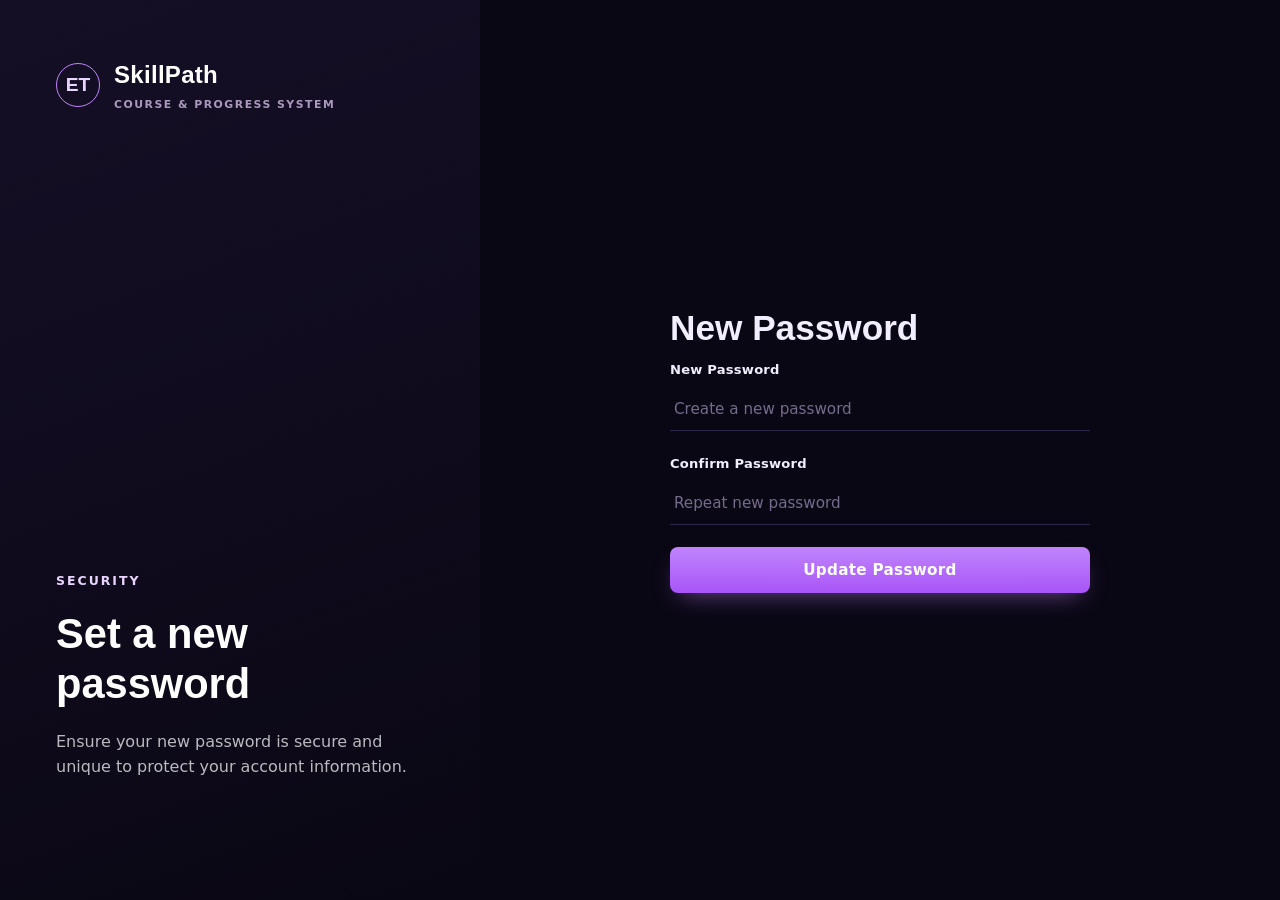
<file: student-course-management/frontend/reset-password.html>
<!DOCTYPE html>
<html lang="en">
<head>
    <meta charset="UTF-8">
    <title>SkillPath | Create New Password</title>
    <link rel="stylesheet" href="app.css">
</head>
<body class="auth-page">
    <div class="auth-split">
        <div class="auth-panel-left">
            <div class="auth-brand">
                <div class="auth-mark">ET</div>
                <div>
                    <div class="auth-brand-name">SkillPath</div>
                    <div class="auth-brand-sub">Course &amp; Progress System</div>
                </div>
            </div>
            <div class="auth-panel-mid">
                <div class="auth-eyebrow">Security</div>
                <h1>Set a new password</h1>
                <p>Ensure your new password is secure and unique to protect your account information.</p>
            </div>
        </div>

        <div class="auth-panel-right">
            <div class="auth-form-wrap">
                <h2>New Password</h2>
                <form action="student-login.html" method="POST">
                    <div class="field">
                        <label for="password">New Password</label>
                        <input type="password" id="password" name="password" placeholder="Create a new password" required>
                    </div>
                    <div class="field">
                        <label for="confirm-password">Confirm Password</label>
                        <input type="password" id="confirm-password" name="confirm_password" placeholder="Repeat new password" required>
                    </div>
                    <button type="submit" class="btn-auth">Update Password</button>
                </form>
            </div>
        </div>
    </div>
    <script src="app.js"></script>
</body>
</html>
</file>
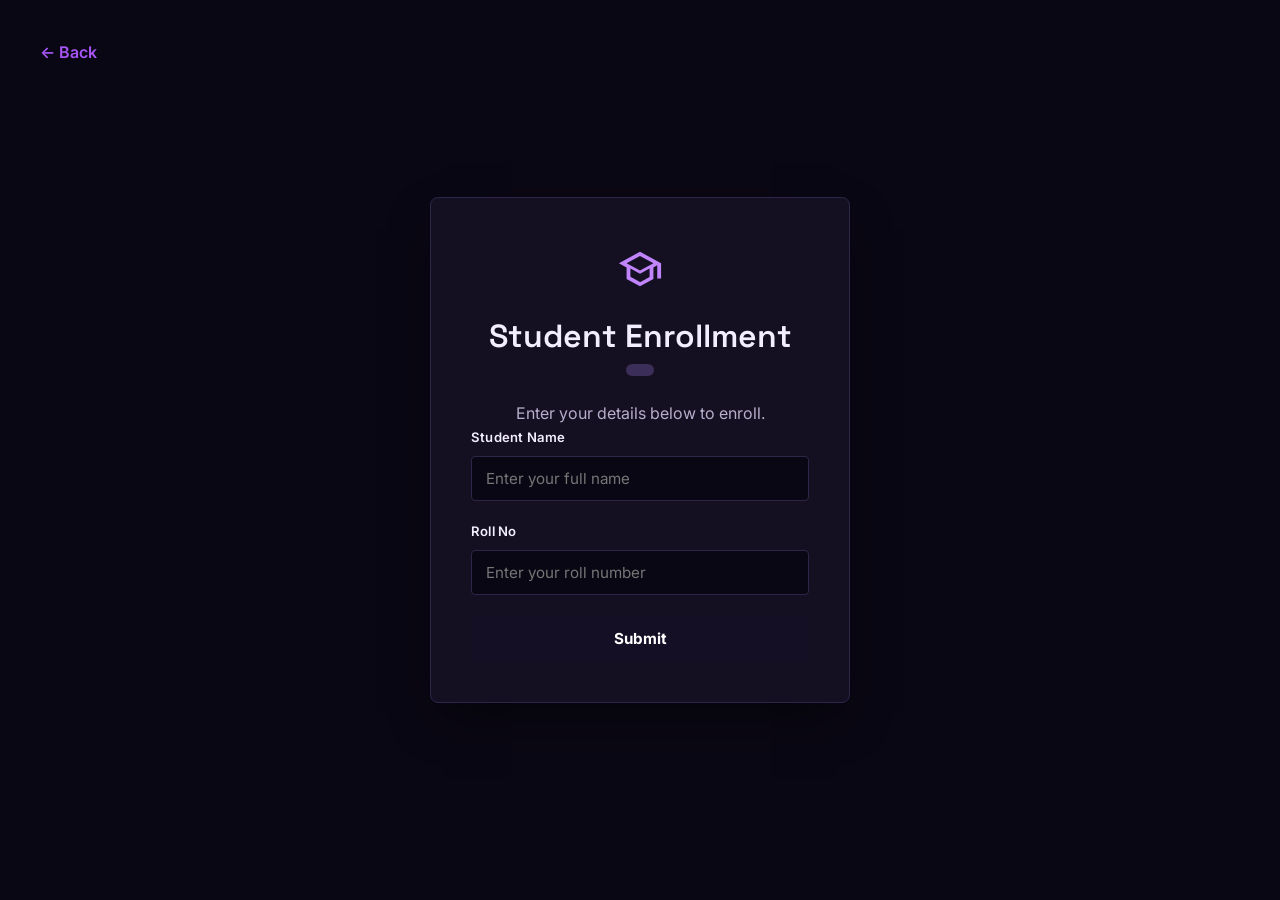
<file: student-course-management/frontend/stu-login-enroll.html>
<!DOCTYPE html>
<html lang="en">
<head>
    <meta charset="UTF-8">
    <meta name="viewport" content="width=device-width, initial-scale=1.0">
    <title>Student Enrollment | SkillPath</title>
    <link href="https://fonts.googleapis.com/css2?family=Space+Grotesk:wght@500;600;700&family=Inter:wght@300;400;500;600;700&display=swap" rel="stylesheet">
    <link rel="stylesheet" href="app.css">
</head>
<body class="auth-page">

    <a href="courses.html" class="back-nav">&larr; Back</a>

    <div class="auth-card">

        <!-- ===================== ENROLLMENT FORM ===================== -->
        <div class="form-view" id="formView">
            <svg class="auth-icon" viewBox="0 0 24 24"><path d="M12 3L1 9l4 2.18v6L12 21l7-3.82v-6l2-1.09V17h2V9L12 3zm0 2.18l7 3.82-7 3.82-7-3.82 7-3.82zM12 18.82l-5-2.73v-4.36L12 14.5l5-2.73v4.36l-5 2.73z"/></svg>
            <h1>Student Enrollment</h1>
            <span class="enroll-course-tag" id="courseTag" class="u-hidden"></span>
            <p id="formSubtitle">Enter your details below to enroll.</p>

            <form id="enrollForm">
                <div class="form-group">
                    <label for="studentName">Student Name</label>
                    <input type="text" id="studentName" name="studentName" placeholder="Enter your full name" required>
                </div>
                <div class="form-group">
                    <label for="rollNo">Roll No</label>
                    <input type="text" id="rollNo" name="rollNo" placeholder="Enter your roll number" required>
                </div>
                <button type="submit" class="btn-submit">Submit</button>
            </form>
        </div>

        <!-- ===================== SUCCESS MESSAGE ===================== -->
        <div class="success-view" id="successView">
            <svg class="success-icon" viewBox="0 0 24 24"><path d="M12 2C6.48 2 2 6.48 2 12s4.48 10 10 10 10-4.48 10-10S17.52 2 12 2zm-2 15l-5-5 1.41-1.41L10 14.17l7.59-7.59L19 8l-9 9z"/></svg>
            <h1>Successfully Submitted!</h1>
            <p id="successMessage">Your enrollment details have been recorded.</p>
            <div class="success-actions">
                <a href="#" id="startLearningLink" class="btn-dashboard-link u-hidden">Start Learning</a>
                <a href="student-dashboard.html" class="btn-dashboard-link btn-outline-link">View Dashboard</a>
            </div>
        </div>

    </div>


    <script src="app.js"></script>
</body>
</html>
</file>
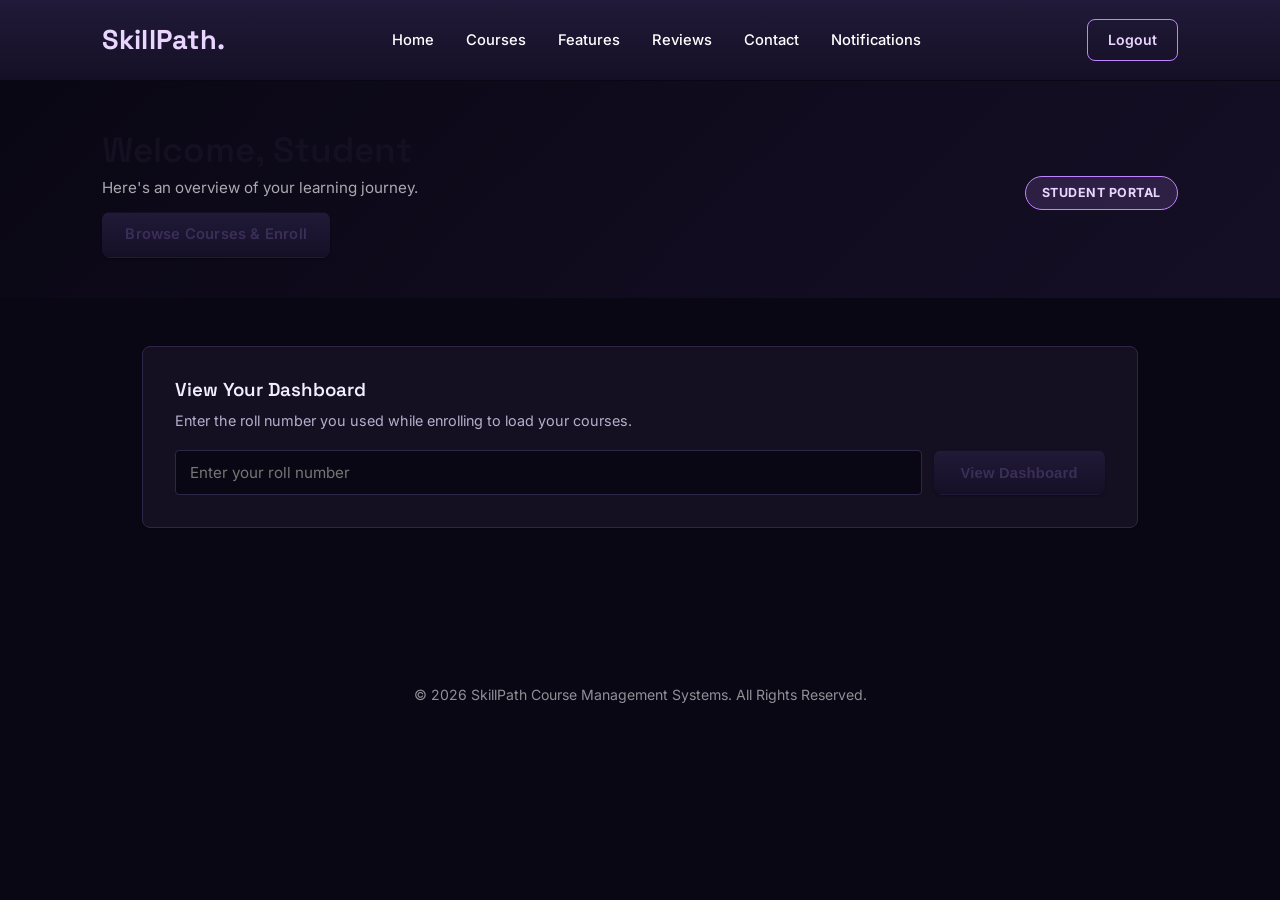
<file: student-course-management/frontend/student-dashboard.html>
<!DOCTYPE html>
<html lang="en">
<head>
    <meta charset="UTF-8">
    <meta name="viewport" content="width=device-width, initial-scale=1.0">
    <title>Student Dashboard | SkillPath</title>

    <link rel="preconnect" href="https://fonts.googleapis.com">
    <link rel="preconnect" href="https://fonts.gstatic.com" crossorigin>
    <link href="https://fonts.googleapis.com/css2?family=Space+Grotesk:wght@500;600;700&family=Inter:wght@300;400;500;600;700&display=swap" rel="stylesheet">

    <link rel="stylesheet" href="app.css">
</head>
<body class="dashboard-page">

    <nav class="navbar">
        <div class="logo">SkillPath.</div>
        <ul class="nav-links">
            <li><a href="index.html">Home</a></li>
            <li><a href="courses.html">Courses</a></li>
            <li><a href="index.html#">Features</a></li>
            <li><a href="index.html#">Reviews</a></li>
            <li><a href="index.html#">Contact</a></li>
            <li><a href="notifications.html">Notifications</a></li>
        </ul>
        <a href="login-selection.html" class="dashboard-logout" id="logoutLink">Logout</a>
    </nav>

    <header class="dashboard-hero">
        <div class="dashboard-hero-inner">
            <div class="dashboard-welcome">
                <h1 id="welcomeHeading">Welcome, Student</h1>
                <p id="welcomeSub">Here's an overview of your learning journey.</p>
                <a href="courses.html" class="btn btn-primary btn-inline-pad mt-12">Browse Courses &amp; Enroll</a>
            </div>
            <div class="text-right">
                <span class="dashboard-role-badge">Student Portal</span>
                <div><a href="#" id="switchStudentLink" class="u-hidden switch-student-link">Not you? Switch student</a></div>
            </div>
        </div>
    </header>

    <main class="dashboard-body">

        <!-- ===================== STUDENT LOOKUP (shown if no active session) ===================== -->
        <section class="dashboard-section" id="lookupSection" class="u-hidden">
            <div class="dashboard-panel panel-padded">
                <h3 class="mb-8">View Your Dashboard</h3>
                <p class="text-sm-mb18">Enter the roll number you used while enrolling to load your courses.</p>
                <form id="lookupForm" class="form-inline-flex">
                    <input type="text" id="lookupRoll" placeholder="Enter your roll number" required
                        class="lookup-input">
                    <button type="submit" class="btn btn-primary">View Dashboard</button>
                </form>
            </div>
        </section>

        <div id="dashboardContent">

        <!-- ===================== LEARNING PROCESS ===================== -->
        <section class="dashboard-section" id="learning-process">
            <div class="dashboard-section-header">
                <h2>
                    <svg class="dashboard-section-icon" viewBox="0 0 24 24"><path d="M13 3v6h8V3h-8zM3 13v8h8v-8H3zm10 8h8v-8h-8v8zM3 3v6h8V3H3z"/></svg>
                    Learning Process
                </h2>
                <span class="dashboard-count" id="countInProgress">0 in progress</span>
            </div>
            <div class="dashboard-panel" id="panelInProgress">
                <div class="dashboard-empty">
                    <svg viewBox="0 0 24 24"><path d="M12 2C6.48 2 2 6.48 2 12s4.48 10 10 10 10-4.48 10-10S17.52 2 12 2zm1 15h-2v-6h2v6zm0-8h-2V7h2v2z"/></svg>
                    <p>No learning activity yet. Once you start a course, your progress will appear here.</p>
                </div>
            </div>
        </section>

        <!-- ===================== MY COURSES ===================== -->
        <section class="dashboard-section" id="my-courses">
            <div class="dashboard-section-header">
                <h2>
                    <svg class="dashboard-section-icon" viewBox="0 0 24 24"><path d="M12 3L1 9l4 2.18v6L12 21l7-3.82v-6l2-1.09V17h2V9L12 3zm0 2.18l7 3.82-7 3.82-7-3.82 7-3.82zM12 18.82l-5-2.73v-4.36L12 14.5l5-2.73v4.36l-5 2.73z"/></svg>
                    My Courses
                </h2>
                <span class="dashboard-count" id="countMyCourses">0 enrolled</span>
            </div>
            <div class="dashboard-panel" id="panelMyCourses">
                <div class="dashboard-empty">
                    <svg viewBox="0 0 24 24"><path d="M12 3L1 9l4 2.18v6L12 21l7-3.82v-6l2-1.09V17h2V9L12 3zm0 2.18l7 3.82-7 3.82-7-3.82 7-3.82zM12 18.82l-5-2.73v-4.36L12 14.5l5-2.73v4.36l-5 2.73z"/></svg>
                    <p>You haven't enrolled in any courses yet. Browse the catalog to get started.</p>
                </div>
            </div>
        </section>

        <!-- ===================== COMPLETED COURSES ===================== -->
        <section class="dashboard-section" id="completed-courses">
            <div class="dashboard-section-header">
                <h2>
                    <svg class="dashboard-section-icon" viewBox="0 0 24 24"><path d="M9 16.17L4.83 12l-1.42 1.41L9 19 21 7l-1.41-1.41z"/></svg>
                    Completed Courses
                </h2>
                <span class="dashboard-count" id="countCompleted">0 completed</span>
            </div>
            <div class="dashboard-panel" id="panelCompleted">
                <div class="dashboard-empty">
                    <svg viewBox="0 0 24 24"><path d="M9 16.17L4.83 12l-1.42 1.41L9 19 21 7l-1.41-1.41z"/></svg>
                    <p>No completed courses yet. Finished courses and certificates will be listed here.</p>
                </div>
            </div>
        </section>

        </div><!-- /#dashboardContent -->

    </main>

    <footer>
        <div class="footer-content">
            <p>&copy; 2026 SkillPath Course Management Systems. All Rights Reserved.</p>
        </div>
    </footer>


    <script src="app.js"></script>
</body>
</html>
</file>
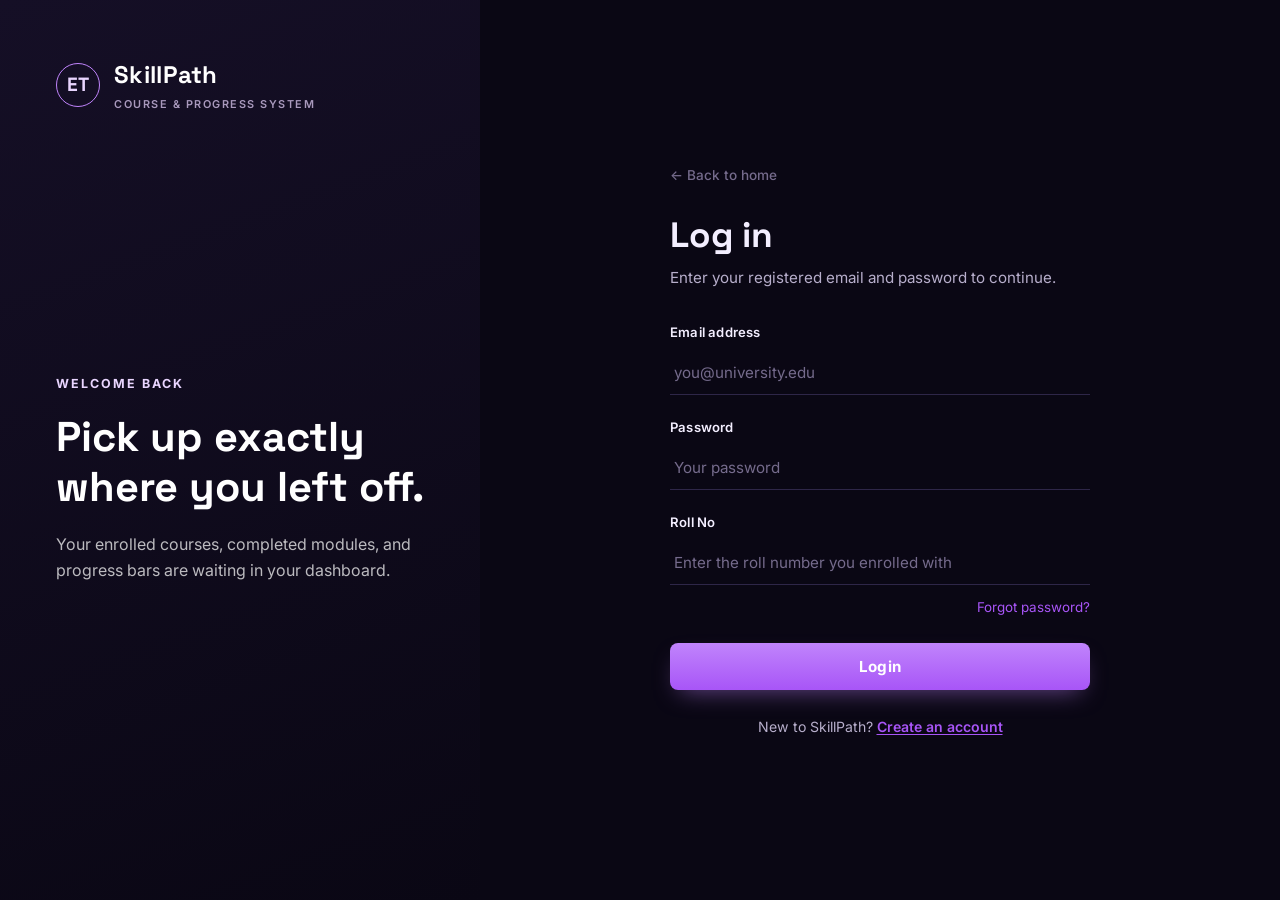
<file: student-course-management/frontend/student-login.html>
<!DOCTYPE html>
<html lang="en">
<head>
    <meta charset="UTF-8">
    <meta name="viewport" content="width=device-width, initial-scale=1.0">
    <title>SkillPath | Student Login</title>

    <link rel="preconnect" href="https://fonts.googleapis.com">
    <link rel="preconnect" href="https://fonts.gstatic.com" crossorigin>
    <link href="https://fonts.googleapis.com/css2?family=Space+Grotesk:wght@500;600;700&family=Inter:wght@300;400;500;600;700&display=swap" rel="stylesheet">

    <link rel="stylesheet" href="app.css">
</head>
<body class="auth-page">

    <div class="auth-split">

        <div class="auth-panel-left">
            <div class="auth-brand">
                <div class="auth-mark">ET</div>
                <div>
                    <div class="auth-brand-name">SkillPath</div>
                    <div class="auth-brand-sub">Course &amp; Progress System</div>
                </div>
            </div>

            <div class="auth-panel-mid">
                <div class="auth-eyebrow">Welcome Back</div>
                <h1>Pick up exactly where you left off.</h1>
                <p>Your enrolled courses, completed modules, and progress bars are waiting in your dashboard.</p>
            </div>

            <div></div>
        </div>

        <div class="auth-panel-right">
            <div class="auth-form-wrap">
                <a href="index.html" class="auth-back">&larr; Back to home</a>

                <h2>Log in</h2>
                <p class="auth-intro">Enter your registered email and password to continue.</p>

                <form action="#" method="POST">
                    <div class="field">
                        <label for="email">Email address</label>
                        <input type="email" id="email" name="email" placeholder="you@university.edu" required>
                    </div>

                    <div class="field">
                        <label for="password">Password</label>
                        <input type="password" id="password" name="password" placeholder="Your password" required>
                    </div>

                    <div class="field">
                        <label for="rollNo">Roll No</label>
                        <input type="text" id="rollNo" name="rollNo" placeholder="Enter the roll number you enrolled with" required>
                    </div>

                    <div class="field-meta">
                        <a href="forgot-password.html">Forgot password?</a>
                    </div>

                    <button type="submit" class="btn-auth">Login</button>
                </form>

                <p class="auth-foot">New to SkillPath? <a href="student-register.html">Create an account</a></p>
            </div>
        </div>

    </div>


    <script src="app.js"></script>
</body>
</html>
</file>
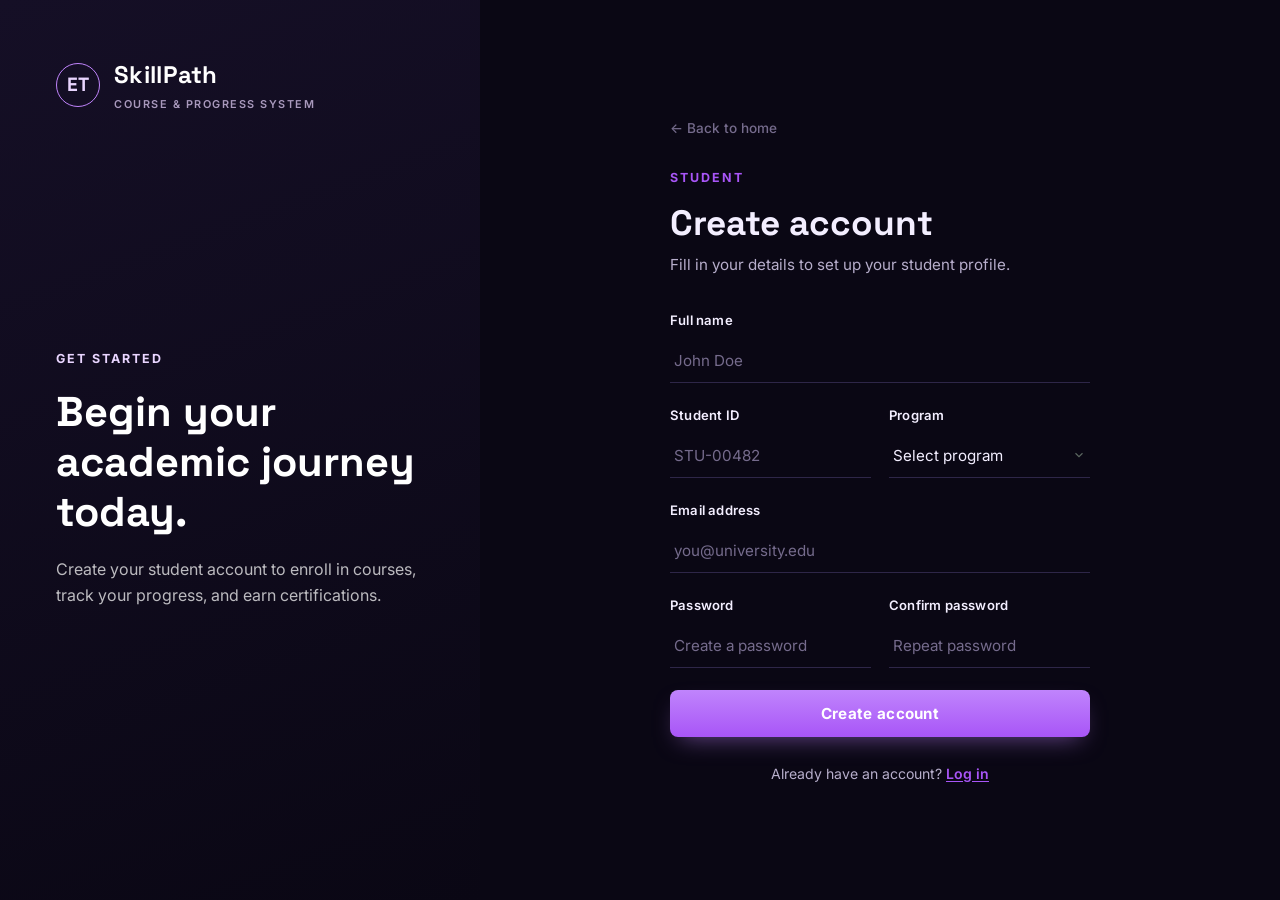
<file: student-course-management/frontend/student-register.html>
<!DOCTYPE html>
<html lang="en">
<head>
    <meta charset="UTF-8">
    <meta name="viewport" content="width=device-width, initial-scale=1.0">
    <title>SkillPath | Student Registration</title>

    <link rel="preconnect" href="https://fonts.googleapis.com">
    <link rel="preconnect" href="https://fonts.gstatic.com" crossorigin>
    <link href="https://fonts.googleapis.com/css2?family=Space+Grotesk:wght@500;600;700&family=Inter:wght@300;400;500;600;700&display=swap" rel="stylesheet">

    <link rel="stylesheet" href="app.css">
</head>
<body class="auth-page">

    <div class="auth-split">

        <div class="auth-panel-left">
            <div class="auth-brand">
                <div class="auth-mark">ET</div>
                <div>
                    <div class="auth-brand-name">SkillPath</div>
                    <div class="auth-brand-sub">Course &amp; Progress System</div>
                </div>
            </div>

            <div class="auth-panel-mid">
                <div class="auth-eyebrow">Get Started</div>
                <h1>Begin your academic journey today.</h1>
                <p>Create your student account to enroll in courses, track your progress, and earn certifications.</p>
            </div>

            <div></div>
        </div>

        <div class="auth-panel-right">
            <div class="auth-form-wrap">
                <a href="index.html" class="auth-back">&larr; Back to home</a>

                <div class="auth-badge">Student</div>
                <h2>Create account</h2>
                <p class="auth-intro">Fill in your details to set up your student profile.</p>

                <form action="#" method="POST">
                    <div class="field">
                        <label for="full-name">Full name</label>
                        <input type="text" id="full-name" name="full_name" placeholder="John Doe" required>
                    </div>

                    <div class="field-row">
                        <div class="field">
                            <label for="student-id">Student ID</label>
                            <input type="text" id="student-id" name="student_id" placeholder="STU-00482" required>
                        </div>
                        <div class="field">
                            <label for="program">Program</label>
                            <select id="program" name="program" required>
                                <option value="" selected disabled>Select program</option>
                                <option value="python">Python Programming</option>
                                <option value="fullstack">Full Stack Development</option>
                                <option value="ai">Artificial Intelligence</option>
                                <option value="cybersecurity">Cyber Security</option>
                            </select>
                        </div>
                    </div>

                    <div class="field">
                        <label for="email">Email address</label>
                        <input type="email" id="email" name="email" placeholder="you@university.edu" required>
                    </div>

                    <div class="field-row">
                        <div class="field">
                            <label for="password">Password</label>
                            <input type="password" id="password" name="password" placeholder="Create a password" required>
                        </div>
                        <div class="field">
                            <label for="confirm-password">Confirm password</label>
                            <input type="password" id="confirm-password" name="confirm_password" placeholder="Repeat password" required>
                        </div>
                    </div>

                    <button type="submit" class="btn-auth">Create account</button>
                </form>

                <p class="auth-foot">Already have an account? <a href="student-login.html">Log in</a></p>
            </div>
        </div>

    </div>

    <script src="app.js"></script>
</body>
</html>
</file>
<file: student-course-management/frontend/app.css>
/* ==========================================================================
   SkillPath — Consolidated Stylesheet (app.css)
   Combines: style.css, auth.css, and every page-specific inline <style> block
   ========================================================================== */

/* ============================== style.css ============================== */
/* ==========================================================================
   SkillPath — Royal Elegant Theme
   Palette: Deep Emerald + Brass + Cream (matches the auth pages)
   Display: Space Grotesk | Body: Inter
   ========================================================================== */
:root {
    /* SkillPath — Dark Modern / Neon Purple palette */
    --navy-950: #0A0714;          /* deepest page ink */
    --navy-900: #150F26;          /* primary dark panel */
    --navy-800: #211A38;          /* hover / secondary panel */
    --navy-100: #2A2144;          /* subtle raised surface tint */

    --gold-600: #A855F7;          /* deep violet (text-safe accent) */
    --gold-500: #C084FC;          /* primary neon-violet accent */
    --gold-300: #E9D5FF;          /* light lavender for glows/hairlines */
    --gold-100: #3B2E58;          /* faint accent wash on dark surfaces */

    --ivory: #0A0714;             /* dark page background */
    --bg-white: #150F22;          /* card / surface background */

    --text-dark: #F3EEFF;         /* headings — near-white lavender */
    --text-body: #B7AECB;         /* paragraph muted lavender-gray */
    --text-muted: #756B8C;

    --border-color: #2E2648;      /* dark hairline */
    --border-navy: rgba(192, 132, 252, 0.16);

    --neon-cyan: #22D3EE;         /* secondary neon accent for highlights */

    --shadow-sm: 0 1px 2px 0 rgb(0 0 0 / 0.35);
    --shadow-md: 0 6px 20px -4px rgb(0 0 0 / 0.55);
    --shadow-lg: 0 20px 45px -12px rgb(0 0 0 / 0.65);
    --shadow-gold: 0 0 24px -4px rgb(192 132 252 / 0.55);

    --border-radius: 8px;
    --transition-fast: 0.2s ease-in-out;
}

* {
    margin: 0;
    padding: 0;
    box-sizing: border-box;
}

body {
    font-family: 'Inter', system-ui, -apple-system, sans-serif;
    background-color: var(--ivory);
    color: var(--text-body);
    line-height: 1.6;
    -webkit-font-smoothing: antialiased;
}

/* ==========================================================================
   Typography & Buttons
   ========================================================================== */
h1, h2, h3, h4 {
    font-family: 'Space Grotesk', 'Inter', system-ui, sans-serif;
    color: var(--text-dark);
    font-weight: 600;
    line-height: 1.18;
}

::selection {
    background: var(--gold-500);
    color: var(--navy-950);
}

::-webkit-scrollbar { width: 10px; height: 10px; }
::-webkit-scrollbar-track { background: var(--navy-950); }
::-webkit-scrollbar-thumb { background: var(--navy-100); border-radius: 10px; border: 2px solid var(--navy-950); }
::-webkit-scrollbar-thumb:hover { background: var(--gold-600); }

.btn {
    display: inline-block;
    padding: 11px 26px;
    border-radius: var(--border-radius);
    font-weight: 600;
    font-size: 0.92rem;
    letter-spacing: 0.2px;
    text-decoration: none;
    text-align: center;
    cursor: pointer;
    transition: all var(--transition-fast);
    border: 1.5px solid transparent;
}

.btn-primary {
    background: linear-gradient(180deg, var(--navy-800), var(--navy-900));
    color: var(--gold-100);
    box-shadow: var(--shadow-sm);
}

.btn-primary:hover {
    background: linear-gradient(180deg, var(--navy-900), var(--navy-950));
    box-shadow: var(--shadow-md);
    transform: translateY(-1px);
    color: var(--gold-300);
}

.btn-secondary {
    background-color: transparent;
    color: var(--text-dark);
    border-color: var(--border-color);
}

.btn-secondary:hover {
    border-color: var(--navy-900);
    background-color: var(--navy-100);
}

.btn-login {
    background-color: transparent;
    color: var(--gold-300);
    border-color: var(--gold-500);
}

.btn-login:hover {
    background-color: var(--gold-500);
    color: var(--navy-950);
    border-color: var(--gold-500);
}

.btn-outline {
    background-color: transparent;
    color: var(--navy-900);
    border-color: var(--border-color);
    padding: 8px 16px;
    font-size: 0.875rem;
}

.btn-outline:hover {
    background-color: var(--navy-900);
    color: var(--gold-300);
    border-color: var(--navy-900);
}

/* ==========================================================================
   Navbar
   ========================================================================== */
.navbar {
    display: flex;
    justify-content: space-between;
    align-items: center;
    padding: 18px 8%;
    background: linear-gradient(180deg, var(--navy-800), var(--navy-900));
    border-bottom: 1px solid var(--navy-950);
    position: sticky;
    top: 0;
    z-index: 1000;
}

.logo {
    font-family: 'Space Grotesk', Georgia, sans-serif;
    font-size: 1.7rem;
    font-weight: 700;
    color: var(--gold-300);
    letter-spacing: 0.3px;
}

.nav-links {
    list-style: none;
    display: flex;
    gap: 32px;
}

.nav-links li a {
    text-decoration: none;
    color: #FFFFFF;
    font-weight: 500;
    font-size: 0.92rem;
    transition: color var(--transition-fast);
}

.nav-links li a:hover {
    color: var(--gold-300);
}

/* ==========================================================================
   Hero Section
   ========================================================================== */
.hero {
    display: flex;
    justify-content: space-between;
    align-items: center;
    padding: 80px 8%;
    min-height: 75vh;
    gap: 40px;
}

.hero-text {
    flex: 1;
    max-width: 600px;
}

.hero-text h1 {
    font-size: 3.4rem;
    margin-bottom: 24px;
    letter-spacing: -0.5px;
}

.hero-text p {
    font-size: 1.125rem;
    margin-bottom: 36px;
    color: var(--text-body);
}

.hero-btns {
    display: flex;
    gap: 16px;
}

.hero-image {
    flex: 1;
    display: flex;
    justify-content: flex-end;
}

.hero-image img {
    max-width: 100%;
    width: 420px;
    object-fit: contain;
    filter: drop-shadow(0 20px 30px rgba(14, 31, 25, 0.15));
}

/* ==========================================================================
   Common Section Styles
   ========================================================================== */
.section-header {
    text-align: center;
    margin-bottom: 48px;
    max-width: 600px;
    margin-left: auto;
    margin-right: auto;
}

.section-title {
    font-size: 2.1rem;
    margin-bottom: 12px;
}

.section-subtitle {
    color: var(--text-body);
    font-size: 1.05rem;
}

/* ==========================================================================
   Statistics Section
   ========================================================================== */
.stats {
    display: grid;
    grid-template-columns: repeat(4, 1fr);
    gap: 24px;
    padding: 44px 8%;
    background-color: var(--navy-900);
    border-top: 1px solid var(--border-color);
    border-bottom: 1px solid var(--border-color);
}

.stat-card {
    padding: 24px;
    text-align: center;
    border-left: 1px solid rgba(255,255,255,0.12);
}

.stat-card:first-child {
    border-left: none;
}

.stat-card h2 {
    color: var(--gold-300);
    font-size: 2.5rem;
    margin-bottom: 8px;
}

.stat-card p {
    font-weight: 500;
    color: rgba(255,255,255,0.75);
    text-transform: uppercase;
    font-size: 0.8rem;
    letter-spacing: 1px;
}

/* ==========================================================================
   Courses & Features Grids
   ========================================================================== */
.courses, .features {
    padding: 80px 8%;
}

.course-grid, .feature-grid {
    display: grid;
    grid-template-columns: repeat(4, 1fr);
    gap: 28px;
}

.course-card, .feature-card {
    background: var(--bg-white);
    padding: 32px;
    border-radius: var(--border-radius);
    border: 1px solid var(--border-color);
    box-shadow: var(--shadow-sm);
    transition: all var(--transition-fast);
    border-top: 3px solid transparent;
}

.course-card:hover, .feature-card:hover {
    transform: translateY(-4px);
    box-shadow: var(--shadow-lg);
    border-top: 3px solid var(--gold-500);
}

.course-card h3 {
    font-size: 1.3rem;
    margin-bottom: 12px;
}

.course-card p {
    margin-bottom: 24px;
    font-size: 0.95rem;
}

.feature-card {
    text-align: center;
}

.feature-icon {
    font-size: 2.5rem;
    margin-bottom: 16px;
}

.feature-card h3 {
    font-size: 1.2rem;
    margin-bottom: 12px;
}

.feature-card p {
    font-size: 0.95rem;
}

/* ==========================================================================
   Call to Action (CTA)
   ========================================================================== */
.cta {
    background: linear-gradient(135deg, var(--navy-950), var(--navy-900));
    padding: 80px 20px;
    text-align: center;
}

.cta-content {
    max-width: 600px;
    margin: 0 auto;
}

.cta h2 {
    color: var(--bg-white);
    font-size: 2.3rem;
    margin-bottom: 16px;
}

.cta p {
    color: rgba(255,255,255,0.65);
    font-size: 1.1rem;
    margin-bottom: 32px;
}

.btn-cta {
    background: linear-gradient(180deg, var(--gold-500), var(--gold-600));
    color: var(--navy-950);
    font-size: 1.05rem;
    font-weight: 700;
    padding: 14px 34px;
    box-shadow: var(--shadow-gold);
}

.btn-cta:hover {
    background: linear-gradient(180deg, var(--gold-300), var(--gold-500));
    transform: translateY(-1px);
}

/* ==========================================================================
   Footer
   ========================================================================== */
footer {
    background-color: var(--navy-950);
    color: rgba(255,255,255,0.55);
    text-align: center;
    padding: 32px 20px;
    font-size: 0.88rem;
}

/* ==========================================================================
   Responsive Design
   ========================================================================== */
@media(max-width: 1024px) {
    .hero {
        flex-direction: column-reverse;
        text-align: center;
        padding-top: 40px;
    }
    .hero-text { margin: 0 auto; }
    .hero-btns { justify-content: center; }
    .hero-image img { width: 320px; }
    .stats { grid-template-columns: repeat(2, 1fr); gap: 0; }
    .stat-card { border-left: none; border-bottom: 1px solid rgba(255,255,255,0.12); padding: 32px; }
    .stat-card:nth-child(even) { border-left: 1px solid rgba(255,255,255,0.12); }
    .stat-card:nth-child(3), .stat-card:nth-child(4) { border-bottom: none; }
    .course-grid, .feature-grid { grid-template-columns: repeat(2, 1fr); }
}

@media(max-width: 768px) {
    .navbar { flex-direction: column; gap: 20px; padding: 20px; }
    .nav-links { flex-wrap: wrap; justify-content: center; gap: 16px; }
    .hero-text h1 { font-size: 2.5rem; }
    .stats { grid-template-columns: 1fr; }
    .stat-card, .stat-card:nth-child(even) { border-left: none; border-bottom: 1px solid rgba(255,255,255,0.12); }
    .stat-card:last-child { border-bottom: none; }
    .course-grid, .feature-grid { grid-template-columns: 1fr; }
}

/* ==========================================================================
   Hero Search Bar
   ========================================================================== */
.hero-search {
    margin-top: 32px;
    margin-bottom: 16px;
    width: 100%;
    max-width: 500px;
}

.search-form {
    display: flex;
    align-items: center;
    background: var(--bg-white);
    border: 1.5px solid var(--border-color);
    border-radius: var(--border-radius);
    padding: 6px;
    box-shadow: var(--shadow-sm);
    transition: box-shadow var(--transition-fast), border-color var(--transition-fast);
}

.search-form:focus-within {
    border-color: var(--gold-500);
    box-shadow: 0 0 0 3px rgba(196, 154, 58, 0.15);
}

.search-icon {
    margin-left: 12px;
    color: var(--text-muted);
}

.search-form input {
    flex: 1;
    border: none;
    padding: 10px 16px;
    font-size: 0.95rem;
    color: var(--text-dark);
    font-family: inherit;
    outline: none;
    background: transparent;
}

.search-form input::placeholder {
    color: var(--text-muted);
}

.search-form .btn {
    padding: 10px 20px;
    white-space: nowrap;
}

/* ==========================================================================
   Feature Icons (SVGs)
   ========================================================================== */
.feature-icon {
    display: flex;
    justify-content: center;
    align-items: center;
    width: 60px;
    height: 60px;
    margin: 0 auto 20px auto;
    background-color: var(--navy-100);
    border-radius: 12px;
    color: var(--navy-900);
}

.feature-icon svg {
    width: 28px;
    height: 28px;
}

/* ==========================================================================
   Testimonials Section
   ========================================================================== */
.testimonials {
    padding: 80px 8%;
    background-color: var(--bg-white);
    border-top: 1px solid var(--border-color);
}

.testimonial-grid {
    display: grid;
    grid-template-columns: repeat(auto-fit, minmax(300px, 1fr));
    gap: 32px;
}

.testimonial-card {
    background: var(--ivory);
    padding: 32px;
    border-radius: var(--border-radius);
    border: 1px solid var(--border-color);
    display: flex;
    flex-direction: column;
    justify-content: space-between;
}

.review-text {
    font-family: 'Space Grotesk', Georgia, sans-serif;
    font-size: 1.15rem;
    color: var(--text-dark);
    font-style: italic;
    margin-bottom: 24px;
    line-height: 1.6;
    position: relative;
}

.reviewer {
    display: flex;
    align-items: center;
    gap: 16px;
    border-top: 1px solid var(--border-color);
    padding-top: 20px;
}

.reviewer-avatar {
    width: 48px;
    height: 48px;
    border-radius: 50%;
    overflow: hidden;
    flex-shrink: 0;
    border: 2px solid var(--gold-300);
    box-shadow: var(--shadow-sm);
}

.reviewer-avatar img {
    width: 100%;
    height: 100%;
    object-fit: cover;
    display: block;
}

.reviewer-info h4 {
    font-size: 1rem;
    margin-bottom: 2px;
}

.reviewer-info p {
    font-size: 0.83rem;
    color: var(--text-muted);
}

/* ==========================================================================
   Responsive Adjustments
   ========================================================================== */
@media(max-width: 600px) {
    .search-form { flex-direction: column; padding: 12px; gap: 12px; }
    .search-icon { display: none; }
    .search-form input { width: 100%; text-align: center; }
    .search-form .btn { width: 100%; }
    .auth-card { padding: 36px 26px 30px; }
}
/* ==========================================================================
   Courses Page — Page Header
   ========================================================================== */
.page-hero {
    background: linear-gradient(135deg, var(--navy-950), var(--navy-900));
    padding: 64px 8% 56px;
    text-align: center;
}

.page-hero-content {
    max-width: 640px;
    margin: 0 auto;
}

.page-hero-content h1 {
    color: var(--bg-white);
    font-size: 2.8rem;
    margin-bottom: 14px;
}

.page-hero-content p {
    color: rgba(255, 255, 255, 0.7);
    font-size: 1.05rem;
}

/* ==========================================================================
   Courses Page — Field Quick Nav
   ========================================================================== */
.field-nav {
    display: flex;
    flex-wrap: wrap;
    justify-content: center;
    gap: 12px;
    padding: 22px 8%;
    background-color: var(--bg-white);
    border-bottom: 1px solid var(--border-color);
    position: sticky;
    top: 74px;
    z-index: 900;
}

.field-nav-link {
    text-decoration: none;
    color: var(--navy-900);
    background-color: var(--navy-100);
    border: 1px solid var(--border-color);
    padding: 8px 18px;
    border-radius: 999px;
    font-size: 0.85rem;
    font-weight: 600;
    letter-spacing: 0.2px;
    transition: all var(--transition-fast);
}

.field-nav-link:hover {
    background-color: var(--navy-900);
    color: var(--gold-300);
    border-color: var(--navy-900);
}

/* ==========================================================================
   Courses Page — Field Sections
   ========================================================================== */
.course-field {
    padding: 72px 8%;
    scroll-margin-top: 130px;
}

.course-field-alt {
    background-color: var(--navy-100);
}

/* ==========================================================================
   Courses Page — Course Cards
   ========================================================================== */
.course-field .course-card {
    display: flex;
    flex-direction: column;
}

.course-card-top {
    display: flex;
    justify-content: space-between;
    align-items: center;
    margin-bottom: 14px;
}

.course-badge {
    background-color: var(--gold-100);
    color: var(--gold-600);
    font-size: 0.72rem;
    font-weight: 700;
    text-transform: uppercase;
    letter-spacing: 0.5px;
    padding: 4px 10px;
    border-radius: 999px;
}

.course-duration {
    font-size: 0.8rem;
    color: var(--text-muted);
    font-weight: 500;
}

.course-field .course-card h3 {
    font-size: 1.25rem;
    margin-bottom: 10px;
}

.course-field .course-card p {
    font-size: 0.92rem;
    margin-bottom: 18px;
}

.course-meta {
    list-style: none;
    margin-bottom: 24px;
    flex-grow: 1;
}

.course-meta li {
    font-size: 0.84rem;
    color: var(--text-body);
    padding: 5px 0;
    border-bottom: 1px dashed var(--border-color);
}

.course-meta li:last-child {
    border-bottom: none;
}

.course-card-actions {
    display: flex;
    gap: 10px;
}

.btn-enroll {
    flex: 1;
    padding: 10px 18px;
    font-size: 0.85rem;
}

.btn-edit {
    flex: 1;
    background-color: transparent;
    color: var(--gold-600);
    border-color: var(--gold-500);
    padding: 10px 18px;
    font-size: 0.85rem;
}

.btn-edit:hover {
    background-color: var(--gold-500);
    color: var(--navy-950);
    border-color: var(--gold-500);
}

/* ==========================================================================
   Courses Page — Responsive
   ========================================================================== */
@media(max-width: 1024px) {
    .field-nav { position: static; }
}

@media(max-width: 600px) {
    .page-hero-content h1 { font-size: 2.1rem; }
    .course-card-actions { flex-direction: column; }
}
/* ==========================================================================
   Dashboards — Student / Admin (empty structured layout)
   ========================================================================== */
.dashboard-page {
    min-height: 100vh;
    background-color: var(--ivory);
}

.dashboard-hero {
    background: linear-gradient(135deg, var(--navy-950), var(--navy-900));
    padding: 48px 8% 40px;
}

.dashboard-hero-inner {
    display: flex;
    justify-content: space-between;
    align-items: center;
    flex-wrap: wrap;
    gap: 20px;
    max-width: 1200px;
    margin: 0 auto;
}

.dashboard-welcome h1 {
    color: var(--bg-white);
    font-size: 2.2rem;
    margin-bottom: 6px;
}

.dashboard-welcome p {
    color: rgba(255, 255, 255, 0.65);
    font-size: 0.95rem;
}

.dashboard-role-badge {
    display: inline-block;
    background-color: rgba(192, 132, 252, 0.15);
    color: var(--gold-300);
    border: 1px solid var(--gold-500);
    padding: 6px 16px;
    border-radius: 999px;
    font-size: 0.78rem;
    font-weight: 700;
    text-transform: uppercase;
    letter-spacing: 0.5px;
}

.dashboard-body {
    max-width: 1200px;
    margin: 0 auto;
    padding: 48px 8% 80px;
}

.dashboard-section {
    margin-bottom: 44px;
}

.dashboard-section-header {
    display: flex;
    align-items: center;
    justify-content: space-between;
    margin-bottom: 20px;
    border-bottom: 1px solid var(--border-color);
    padding-bottom: 14px;
}

.dashboard-section-header h2 {
    font-size: 1.5rem;
    display: flex;
    align-items: center;
    gap: 12px;
}

.dashboard-section-icon {
    width: 26px;
    height: 26px;
    fill: var(--gold-500);
    flex-shrink: 0;
}

.dashboard-count {
    font-size: 0.78rem;
    font-weight: 700;
    color: var(--gold-600);
    background-color: var(--gold-100);
    padding: 4px 12px;
    border-radius: 999px;
}

.dashboard-panel {
    background: var(--bg-white);
    border: 1px solid var(--border-color);
    border-radius: var(--border-radius);
    box-shadow: var(--shadow-sm);
    min-height: 160px;
}

.dashboard-empty {
    display: flex;
    flex-direction: column;
    align-items: center;
    justify-content: center;
    text-align: center;
    padding: 48px 24px;
    color: var(--text-muted);
}

.dashboard-empty svg {
    width: 40px;
    height: 40px;
    fill: var(--border-color);
    margin-bottom: 14px;
}

.dashboard-empty p {
    font-size: 0.92rem;
    color: var(--text-muted);
    max-width: 320px;
}

.dashboard-grid-3 {
    display: grid;
    grid-template-columns: repeat(3, 1fr);
    gap: 24px;
    margin-bottom: 48px;
}

.dashboard-stat {
    background: var(--bg-white);
    border: 1px solid var(--border-color);
    border-radius: var(--border-radius);
    padding: 26px;
    text-align: center;
    box-shadow: var(--shadow-sm);
    border-top: 3px solid var(--gold-500);
}

.dashboard-stat h3 {
    font-size: 2rem;
    color: var(--navy-900);
    margin-bottom: 6px;
}

.dashboard-stat p {
    font-size: 0.8rem;
    color: var(--text-muted);
    text-transform: uppercase;
    letter-spacing: 0.5px;
    font-weight: 600;
}

.dashboard-logout {
    color: var(--gold-300);
    text-decoration: none;
    font-weight: 600;
    font-size: 0.88rem;
    border: 1px solid var(--gold-500);
    padding: 9px 20px;
    border-radius: var(--border-radius);
    transition: all var(--transition-fast);
}

.dashboard-logout:hover {
    background-color: var(--gold-500);
    color: var(--navy-950);
}

.btn-dashboard {
    background: transparent;
    border: 1px solid var(--gold-500);
    color: var(--gold-600);
}

.btn-dashboard:hover {
    background-color: var(--gold-500);
    color: var(--navy-950);
}

@media(max-width: 900px) {
    .dashboard-grid-3 { grid-template-columns: 1fr; }
}

@media(max-width: 600px) {
    .dashboard-hero-inner { flex-direction: column; align-items: flex-start; }
}

/* ==========================================================================
   Dashboards — Dynamic List Items (enrollments / courses)
   ========================================================================== */
.dash-list { list-style: none; }

.dash-list-item {
    display: flex;
    justify-content: space-between;
    align-items: center;
    gap: 16px;
    padding: 18px 24px;
    border-bottom: 1px solid var(--border-color);
    flex-wrap: wrap;
}

.dash-list-item:last-child { border-bottom: none; }

.dash-item-info h4 {
    font-size: 1.02rem;
    margin-bottom: 4px;
}

.dash-item-info p {
    font-size: 0.82rem;
    color: var(--text-muted);
}

.status-badge {
    font-size: 0.72rem;
    font-weight: 700;
    text-transform: uppercase;
    letter-spacing: 0.4px;
    padding: 5px 13px;
    border-radius: 999px;
    white-space: nowrap;
}

.status-badge.pending {
    background-color: var(--gold-100);
    color: var(--gold-600);
}

.status-badge.completed {
    background-color: rgba(34,197,94,0.15);
    color: #4ADE80;
}

/* ==========================================================================
   Dashboards — Data Tables (Admin)
   ========================================================================== */
.dash-table-wrap { overflow-x: auto; }

.dash-table {
    width: 100%;
    border-collapse: collapse;
    font-size: 0.88rem;
}

.dash-table th {
    text-align: left;
    padding: 14px 20px;
    background-color: var(--navy-100);
    color: var(--navy-900);
    font-weight: 700;
    text-transform: uppercase;
    font-size: 0.72rem;
    letter-spacing: 0.5px;
    white-space: nowrap;
}

.dash-table td {
    padding: 14px 20px;
    border-bottom: 1px solid var(--border-color);
    color: var(--text-body);
    vertical-align: middle;
}

.dash-table tr:last-child td { border-bottom: none; }

.dash-table tr:hover td { background-color: var(--ivory); }

.table-actions { display: flex; gap: 8px; flex-wrap: wrap; }

.btn-tiny {
    padding: 6px 14px;
    font-size: 0.78rem;
    border-radius: 4px;
}

.btn-danger {
    background: transparent;
    border: 1.5px solid #F87171;
    color: #F87171;
}
.btn-danger:hover { background-color: #F87171; color: white; }

.btn-toggle-status {
    background: transparent;
    border: 1.5px solid var(--navy-900);
    color: var(--navy-900);
}
.btn-toggle-status:hover { background-color: var(--navy-900); color: var(--gold-300); }

.dash-panel-toolbar {
    display: flex;
    justify-content: flex-end;
    padding: 16px 20px;
    border-bottom: 1px solid var(--border-color);
}

/* ==========================================================================
   Admin — Add / Edit Course Form
   ========================================================================== */
.course-form-overlay {
    display: none;
    position: fixed;
    inset: 0;
    background: rgba(14, 31, 25, 0.55);
    z-index: 2000;
    align-items: center;
    justify-content: center;
    padding: 24px;
}

.course-form-overlay.active { display: flex; }

.course-form-card {
    background: var(--bg-white);
    border-radius: var(--border-radius);
    box-shadow: var(--shadow-lg);
    width: 100%;
    max-width: 520px;
    max-height: 90vh;
    overflow-y: auto;
    padding: 32px;
}

.course-form-card h3 { margin-bottom: 22px; }

.course-form-grid {
    display: grid;
    grid-template-columns: 1fr 1fr;
    gap: 16px;
    margin-bottom: 18px;
}

.course-form-grid .full-width { grid-column: 1 / -1; }

.course-form-card label {
    display: block;
    font-size: 0.8rem;
    font-weight: 600;
    color: var(--text-dark);
    margin-bottom: 6px;
}

.course-form-card input,
.course-form-card select,
.course-form-card textarea {
    width: 100%;
    padding: 10px 12px;
    border: 1.5px solid var(--border-color);
    border-radius: 4px;
    font-family: inherit;
    font-size: 0.9rem;
    color: var(--text-dark);
    background: var(--ivory);
    outline: none;
}

.course-form-card input:focus,
.course-form-card select:focus,
.course-form-card textarea:focus {
    border-color: var(--gold-500);
}

.course-form-actions {
    display: flex;
    justify-content: flex-end;
    gap: 12px;
    margin-top: 8px;
}

/* ==========================================================================
   Admin — Mini Analytics Bars
   ========================================================================== */
.analytics-grid {
    display: grid;
    grid-template-columns: repeat(3, 1fr);
    gap: 20px;
    padding: 28px;
}

.analytics-card {
    text-align: center;
}

.analytics-card h3 {
    font-size: 1.9rem;
    color: var(--navy-900);
}

.analytics-card p {
    font-size: 0.78rem;
    color: var(--text-muted);
    text-transform: uppercase;
    letter-spacing: 0.5px;
    font-weight: 600;
    margin-top: 4px;
}

.bar-row {
    display: flex;
    align-items: center;
    gap: 12px;
    padding: 8px 0;
}

.bar-row span:first-child {
    width: 150px;
    font-size: 0.82rem;
    color: var(--text-dark);
    flex-shrink: 0;
}

.bar-track {
    flex: 1;
    height: 10px;
    background: var(--navy-100);
    border-radius: 999px;
    overflow: hidden;
}

.bar-fill {
    height: 100%;
    background: linear-gradient(90deg, var(--gold-500), var(--gold-300));
    border-radius: 999px;
}

.bar-row span:last-child {
    width: 34px;
    text-align: right;
    font-size: 0.8rem;
    color: var(--text-muted);
}

@media(max-width: 900px) {
    .course-form-grid { grid-template-columns: 1fr; }
    .analytics-grid { grid-template-columns: 1fr; }
}

/* ==========================================================================
   Course Content Page
   ========================================================================== */
.course-hero {
    background: linear-gradient(135deg, var(--navy-950), var(--navy-900));
    padding: 56px 8% 48px;
}

.course-hero-inner { max-width: 1100px; margin: 0 auto; }

.course-hero .course-badge { margin-bottom: 14px; }

.course-hero h1 {
    color: var(--bg-white);
    font-size: 2.4rem;
    margin-bottom: 12px;
}

.course-hero p {
    color: rgba(255,255,255,0.7);
    font-size: 1rem;
    max-width: 700px;
    margin-bottom: 20px;
}

.course-hero-meta {
    display: flex;
    gap: 24px;
    flex-wrap: wrap;
}

.course-hero-meta span {
    color: var(--gold-300);
    font-size: 0.85rem;
    font-weight: 600;
}

.course-content-body {
    max-width: 1100px;
    margin: 0 auto;
    padding: 48px 8% 80px;
    display: grid;
    grid-template-columns: 2.2fr 1fr;
    gap: 40px;
}

@media(max-width: 900px) {
    .course-content-body { grid-template-columns: 1fr; padding: 40px 6% 60px; }
}

.video-placeholder {
    position: relative;
    width: 100%;
    aspect-ratio: 16/9;
    border-radius: var(--border-radius);
    background: linear-gradient(135deg, var(--navy-900), var(--navy-950));
    display: flex;
    align-items: center;
    justify-content: center;
    overflow: hidden;
    margin-bottom: 12px;
    box-shadow: var(--shadow-md);
}

.video-placeholder::before {
    content: "";
    position: absolute;
    inset: 0;
    background-image: radial-gradient(circle at 20% 30%, rgba(192, 132, 252,0.18), transparent 45%),
                       radial-gradient(circle at 80% 70%, rgba(192, 132, 252,0.12), transparent 40%);
}

.video-play-btn {
    width: 68px;
    height: 68px;
    border-radius: 50%;
    background: rgba(192, 132, 252, 0.9);
    display: flex;
    align-items: center;
    justify-content: center;
    z-index: 1;
    box-shadow: var(--shadow-gold);
}

.video-play-btn svg { width: 26px; height: 26px; fill: var(--navy-950); margin-left: 3px; }

.video-caption {
    position: absolute;
    bottom: 16px;
    left: 20px;
    right: 20px;
    color: rgba(255,255,255,0.85);
    font-size: 0.82rem;
    z-index: 1;
}

.video-ai-tag {
    position: absolute;
    top: 16px;
    left: 20px;
    background: rgba(255,255,255,0.12);
    color: var(--gold-300);
    font-size: 0.68rem;
    font-weight: 700;
    text-transform: uppercase;
    letter-spacing: 0.5px;
    padding: 4px 10px;
    border-radius: 999px;
    z-index: 1;
}

.video-note {
    font-size: 0.8rem;
    color: var(--text-muted);
    margin-bottom: 36px;
}

.module-card {
    background: var(--bg-white);
    border: 1px solid var(--border-color);
    border-radius: var(--border-radius);
    padding: 24px;
    margin-bottom: 18px;
    box-shadow: var(--shadow-sm);
}

.module-card-header {
    display: flex;
    justify-content: space-between;
    align-items: center;
    margin-bottom: 10px;
    gap: 12px;
}

.module-card h4 { font-size: 1.1rem; }

.module-number {
    font-size: 0.72rem;
    font-weight: 700;
    color: var(--gold-600);
    background: var(--gold-100);
    padding: 3px 10px;
    border-radius: 999px;
    text-transform: uppercase;
    flex-shrink: 0;
}

.module-card p { font-size: 0.9rem; margin-bottom: 14px; }

.module-video-link {
    display: inline-flex;
    align-items: center;
    gap: 8px;
    font-size: 0.82rem;
    font-weight: 600;
    color: var(--navy-900);
    text-decoration: none;
    cursor: pointer;
}

.module-video-link svg { width: 16px; height: 16px; fill: var(--gold-500); }

.module-video-link:hover { color: var(--gold-600); }

.course-sidebar {
    align-self: start;
    position: sticky;
    top: 24px;
}

.sidebar-card {
    background: var(--bg-white);
    border: 1px solid var(--border-color);
    border-radius: var(--border-radius);
    box-shadow: var(--shadow-sm);
    padding: 26px;
    margin-bottom: 20px;
}

.sidebar-card h4 { font-size: 1.05rem; margin-bottom: 14px; }

.sidebar-meta-row {
    display: flex;
    justify-content: space-between;
    font-size: 0.85rem;
    padding: 9px 0;
    border-bottom: 1px dashed var(--border-color);
}
.sidebar-meta-row:last-child { border-bottom: none; }
.sidebar-meta-row span:first-child { color: var(--text-muted); }
.sidebar-meta-row span:last-child { color: var(--text-dark); font-weight: 600; }

.btn-complete {
    width: 100%;
    padding: 13px;
    font-size: 0.92rem;
}

.btn-complete[disabled] {
    background: rgba(34,197,94,0.15);
    color: #4ADE80;
    border-color: #4ADE80;
    cursor: default;
    opacity: 1;
}

.enroll-required-banner {
    background: var(--gold-100);
    border: 1px solid var(--gold-300);
    color: var(--gold-600);
    padding: 16px 20px;
    border-radius: var(--border-radius);
    font-size: 0.88rem;
    margin-bottom: 24px;
}

.enroll-required-banner a { color: var(--navy-900); font-weight: 700; }

/* ==========================================================================
   Course Content Page — Module Status Pills
   ========================================================================== */
.module-status {
    font-size: 0.7rem;
    font-weight: 700;
    text-transform: uppercase;
    letter-spacing: 0.4px;
    padding: 5px 12px;
    border-radius: 999px;
    white-space: nowrap;
    flex-shrink: 0;
}

.module-status.not-started { background-color: var(--navy-100); color: var(--text-muted); }
.module-status.in-progress { background-color: var(--gold-100); color: var(--gold-600); }
.module-status.completed { background-color: rgba(34,197,94,0.15); color: #4ADE80; }

.module-card.is-complete { border-top: 3px solid #4ADE80; }
.module-card.is-active { border-top: 3px solid var(--gold-500); }

/* ==========================================================================
   Course Content Page — Photo / Video / Theory Tabs
   ========================================================================== */
.module-tabs {
    display: flex;
    gap: 8px;
    margin-bottom: 16px;
    flex-wrap: wrap;
}

.tab-btn {
    display: inline-flex;
    align-items: center;
    gap: 6px;
    padding: 8px 16px;
    border-radius: 6px;
    border: 1.5px solid var(--border-color);
    background: var(--ivory);
    color: var(--text-dark);
    font-family: inherit;
    font-size: 0.84rem;
    font-weight: 600;
    cursor: pointer;
    transition: all var(--transition-fast);
}

.tab-btn:hover { border-color: var(--gold-500); }

.tab-btn.active {
    background: var(--navy-900);
    border-color: var(--navy-900);
    color: var(--gold-300);
}

.tab-btn .tab-check {
    color: #4ADE80;
    font-weight: 700;
}

.tab-btn.active .tab-check { color: #86EFAC; }

.module-pane { display: none; }
.module-pane.active { display: block; }

.photo-box {
    position: relative;
    width: 100%;
    aspect-ratio: 16/9;
    border-radius: var(--border-radius);
    display: flex;
    align-items: center;
    justify-content: center;
    overflow: hidden;
    margin-bottom: 10px;
    box-shadow: var(--shadow-md);
}

.photo-box .photo-emoji { font-size: 3rem; z-index: 1; }

.photo-box .video-caption { position: absolute; bottom: 14px; left: 18px; right: 18px; }

.theory-box {
    max-height: 160px;
    overflow-y: auto;
    background: var(--ivory);
    border: 1px solid var(--border-color);
    border-radius: var(--border-radius);
    padding: 18px 20px;
    font-size: 0.9rem;
    color: var(--text-body);
    line-height: 1.7;
    margin-bottom: 10px;
}

.theory-box.scrolled-end { border-color: #4ADE80; }

.viewed-tag {
    display: inline-flex;
    align-items: center;
    gap: 6px;
    font-size: 0.78rem;
    font-weight: 600;
    color: #4ADE80;
}

.pending-tag {
    display: inline-flex;
    align-items: center;
    gap: 6px;
    font-size: 0.78rem;
    font-weight: 600;
    color: var(--text-muted);
}

/* ==========================================================================
   Progress Bars (course card & sidebar)
   ========================================================================== */
.progress-track {
    width: 100%;
    height: 8px;
    background: var(--navy-100);
    border-radius: 999px;
    overflow: hidden;
    margin: 8px 0;
}

.progress-fill {
    height: 100%;
    border-radius: 999px;
    background: linear-gradient(90deg, var(--gold-500), var(--gold-300));
    transition: width 0.3s ease;
}

.progress-fill.is-complete {
    background: linear-gradient(90deg, #4ADE80, #22C55E);
}

.progress-label {
    display: flex;
    justify-content: space-between;
    font-size: 0.76rem;
    color: var(--text-muted);
    font-weight: 600;
}

.sidebar-progress-value {
    font-family: 'Space Grotesk', sans-serif;
    font-size: 2.2rem;
    color: var(--navy-900);
    text-align: center;
    margin: 6px 0 2px;
}

/* Add to your style.css */

/* Adds space around the module card header and title */
.module-card-header {
    margin-bottom: 15px;
    display: flex;
    justify-content: space-between;
    align-items: center;
}

/* Adds space between the title and the tab buttons */
.module-card h4 {
    margin-bottom: 20px;
    margin-top: 0;
}

/* Adds space between the tab buttons and the content box */
.module-tabs {
    margin-bottom: 25px;
    display: flex;
    gap: 10px;
}

/* Adds breathing room inside the photo/video/theory content boxes */
.photo-box, 
.video-placeholder, 
.theory-box {
    margin-bottom: 15px;
    padding: 20px;
}

/* Improves alignment of the 'Viewed' status tag */
.viewed-tag, 
.pending-tag {
    display: block;
    margin-top: 10px;
    font-size: 0.9rem;
}


/* ============================== auth.css ================================ */
/* ==========================================================================
   SkillPath — Auth Pages (Split Screen)
   Palette: Deep Emerald + Brass + Warm Cream
   Display: Space Grotesk | Body: Inter
   ========================================================================== */
:root {
    --emerald-950: #0A0714;   /* deepest panel ink */
    --emerald-800: #150F26;   /* primary dark panel */
    --emerald-700: #211A38;   /* secondary / hover */

    --brass-500: #C084FC;     /* primary neon-violet accent */
    --brass-300: #E9D5FF;     /* light lavender for headings on dark */
    --brass-700: #A855F7;     /* deep violet for text on light-ish surfaces */

    --cream: #0A0714;         /* right panel background (dark) */
    --cream-card: #150F22;

    --ink: #F3EEFF;           /* heading text on dark panel */
    --slate: #B7AECB;         /* body text on dark panel */
    --slate-muted: #756B8C;

    --hairline: #2E2648;

    --radius: 8px;
    --transition: 0.2s ease-in-out;
}

* {
    margin: 0;
    padding: 0;
    box-sizing: border-box;
}

html {
    width: 100%;
}

body.auth-page {
    width: 100%;
    min-height: 100vh;
    margin: 0;
    padding: 0;
    font-family: 'Inter', system-ui, -apple-system, sans-serif;
    color: var(--slate);
    line-height: 1.6;
    -webkit-font-smoothing: antialiased;
    overflow-x: hidden;
}

.auth-split {
    display: flex;
    width: 100%;
    min-height: 100vh;
}

/* ---------------- Left Panel ---------------- */
.auth-panel-left {
    flex: 1;
    max-width: 480px;
    background: linear-gradient(160deg, var(--emerald-800), var(--emerald-950));
    color: #FFFFFF;
    padding: 56px 56px;
    display: flex;
    flex-direction: column;
    justify-content: space-between;
}

.auth-brand {
    display: flex;
    align-items: center;
    gap: 14px;
}

.auth-mark {
    width: 44px;
    height: 44px;
    border-radius: 50%;
    border: 1.5px solid var(--brass-500);
    display: flex;
    align-items: center;
    justify-content: center;
    font-family: 'Space Grotesk', Georgia, sans-serif;
    font-weight: 700;
    color: var(--brass-300);
    font-size: 1.2rem;
    flex-shrink: 0;
}

.auth-brand-name {
    font-family: 'Space Grotesk', Georgia, sans-serif;
    font-size: 1.5rem;
    font-weight: 700;
    color: #FFFFFF;
    letter-spacing: 0.3px;
}

.auth-brand-sub {
    font-size: 0.68rem;
    font-weight: 600;
    letter-spacing: 1.5px;
    text-transform: uppercase;
    color: var(--brass-300);
    opacity: 0.7;
    margin-top: 2px;
}

.auth-panel-mid {
    margin: 64px 0;
}

.auth-eyebrow {
    font-size: 0.78rem;
    font-weight: 700;
    letter-spacing: 2px;
    text-transform: uppercase;
    color: var(--brass-300);
    margin-bottom: 18px;
}

.auth-panel-mid h1 {
    font-family: 'Space Grotesk', Georgia, sans-serif;
    font-size: 2.6rem;
    font-weight: 700;
    line-height: 1.2;
    color: #FFFFFF;
    margin-bottom: 20px;
}

.auth-panel-mid p {
    font-size: 1rem;
    color: rgba(255,255,255,0.72);
    max-width: 360px;
}

.auth-role-switch {
    font-size: 0.88rem;
}

.auth-role-switch a {
    color: rgba(255,255,255,0.65);
    text-decoration: none;
    transition: color var(--transition);
}

.auth-role-switch a:hover {
    color: var(--brass-300);
}

/* ---------------- Right Panel ---------------- */
.auth-panel-right {
    flex: 1;
    background-color: var(--cream);
    display: flex;
    align-items: center;
    justify-content: center;
    padding: 40px;
}

.auth-form-wrap {
    width: 100%;
    max-width: 420px;
}

/* ---------------- Back to home ---------------- */
.auth-back {
    display: inline-flex;
    align-items: center;
    gap: 6px;
    margin-bottom: 28px;
    font-size: 0.85rem;
    font-weight: 500;
    color: var(--slate-muted);
    text-decoration: none;
    transition: color var(--transition);
}

.auth-back:hover {
    color: var(--brass-700);
}

/* ---------------- Role Tabs ---------------- */
.auth-tabs {
    display: flex;
    border-bottom: 1.5px solid var(--hairline);
    margin-bottom: 30px;
}

.auth-tabs a {
    flex: 1;
    text-align: center;
    padding: 0 0 14px;
    font-family: 'Space Grotesk', Georgia, sans-serif;
    font-size: 1.15rem;
    font-weight: 700;
    letter-spacing: 0.2px;
    text-decoration: none;
    color: var(--slate-muted);
    border-bottom: 2.5px solid transparent;
    margin-bottom: -1.5px;
    transition: color var(--transition), border-color var(--transition);
}

.auth-tabs a:hover {
    color: var(--ink);
}

.auth-tabs a.active {
    color: var(--ink);
    border-bottom-color: var(--brass-500);
}

/* ---------------- Issued-account notice (no self-register) ---------------- */
.auth-notice {
    margin-top: 28px;
    padding: 18px 20px;
    background: var(--cream);
    border: 1px solid var(--hairline);
    border-left: 3px solid var(--brass-500);
    border-radius: var(--radius);
}

.auth-notice p {
    font-size: 0.86rem;
    color: var(--slate);
    line-height: 1.55;
}

.auth-notice strong {
    color: var(--ink);
}

.auth-badge {
    font-size: 0.78rem;
    font-weight: 700;
    letter-spacing: 2px;
    text-transform: uppercase;
    color: var(--brass-700);
    margin-bottom: 14px;
}

.auth-form-wrap h2 {
    font-family: 'Space Grotesk', Georgia, sans-serif;
    font-size: 2.2rem;
    font-weight: 700;
    color: var(--ink);
    margin-bottom: 10px;
}

.auth-form-wrap > p.auth-intro {
    font-size: 0.95rem;
    color: var(--slate);
    margin-bottom: 32px;
}

.field {
    margin-bottom: 22px;
}

.field label {
    display: block;
    font-size: 0.82rem;
    font-weight: 600;
    color: var(--ink);
    margin-bottom: 8px;
    letter-spacing: 0.2px;
}

.field input,
.field select {
    width: 100%;
    padding: 12px 4px;
    border: none;
    border-bottom: 1.5px solid var(--hairline);
    background: transparent;
    font-family: inherit;
    font-size: 0.95rem;
    color: var(--ink);
    transition: border-color var(--transition);
}

.field select {
    padding: 12px 4px;
    appearance: none;
    background-image: url("data:image/svg+xml,%3Csvg xmlns='http://www.w3.org/2000/svg' width='14' height='14' viewBox='0 0 24 24' fill='none' stroke='%235B6760' stroke-width='2'%3E%3Cpolyline points='6 9 12 15 18 9'%3E%3C/polyline%3E%3C/svg%3E");
    background-repeat: no-repeat;
    background-position: right 4px center;
}

.field input:focus,
.field select:focus {
    outline: none;
    border-bottom-color: var(--brass-500);
}

.field input::placeholder {
    color: var(--slate-muted);
}

.field-row {
    display: flex;
    gap: 18px;
}

.field-row .field {
    flex: 1;
}

.field-meta {
    display: flex;
    justify-content: flex-end;
    margin-top: -10px;
    margin-bottom: 24px;
}

.field-meta a {
    font-size: 0.84rem;
    color: var(--brass-700);
    text-decoration: none;
}

.field-meta a:hover {
    text-decoration: underline;
}

.btn-auth {
    width: 100%;
    display: block;
    padding: 14px 0;
    border: none;
    border-radius: var(--radius);
    background: linear-gradient(180deg, var(--brass-500), var(--brass-700));
    color: #FFFFFF;
    font-family: inherit;
    font-size: 0.95rem;
    font-weight: 700;
    letter-spacing: 0.3px;
    text-align: center;
    text-decoration: none;
    cursor: pointer;
    transition: all var(--transition);
    box-shadow: 0 10px 24px -10px rgba(192, 132, 252, 0.55);
}

.btn-auth:hover {
    transform: translateY(-1px);
    box-shadow: 0 14px 28px -10px rgba(192, 132, 252, 0.65);
}

.auth-foot {
    margin-top: 26px;
    text-align: center;
    font-size: 0.88rem;
    color: var(--slate);
}

.auth-foot a {
    color: var(--brass-700);
    font-weight: 600;
    text-decoration: underline;
    text-underline-offset: 2px;
}

.auth-foot a:hover {
    color: var(--emerald-700);
}

.auth-divider {
    display: flex;
    align-items: center;
    gap: 14px;
    margin: 28px 0;
}

.auth-divider span {
    font-size: 0.74rem;
    color: var(--slate-muted);
    letter-spacing: 1px;
    text-transform: uppercase;
}

.auth-divider::before,
.auth-divider::after {
    content: '';
    flex: 1;
    height: 1px;
    background: var(--hairline);
}

/* ---------------- Responsive ---------------- */
@media (max-width: 960px) {
    .auth-split {
        flex-direction: column;
    }

    .auth-panel-left {
        max-width: none;
        padding: 40px 32px;
    }

    .auth-panel-mid {
        margin: 40px 0;
    }

    .auth-panel-mid h1 {
        font-size: 2rem;
    }

    .auth-panel-right {
        padding: 40px 24px 56px;
    }
}

@media (max-width: 480px) {
    .field-row {
        flex-direction: column;
        gap: 0;
    }
}
/* ===== Page-specific styles from courses.html ===== */
.courses-search-wrap {
            max-width: 640px;
            margin: 40px auto 20px;
            padding: 0 20px;
        }

        .courses-search-bar {
            display: flex;
            align-items: center;
            gap: 10px;
            background: var(--bg-white);
            border: 1.5px solid var(--border-color);
            border-radius: 30px;
            padding: 12px 20px;
            transition: border-color 0.2s, box-shadow 0.2s;
        }

        .courses-search-bar:focus-within {
            border-color: var(--gold-500, #C084FC);
            box-shadow: 0 0 0 3px rgba(196, 155, 74, 0.15);
        }

        .courses-search-bar svg {
            flex-shrink: 0;
            color: var(--text-muted);
        }

        .courses-search-bar input {
            flex: 1;
            border: none;
            outline: none;
            font-family: inherit;
            font-size: 0.95rem;
            background: transparent;
            color: var(--text-dark);
        }

/* ===== Page-specific styles from edit-course.html ===== */
.admin-topbar {
            display: flex;
            justify-content: space-between;
            align-items: center;
            padding: 18px 8%;
            background: linear-gradient(180deg, var(--navy-800), var(--navy-900));
            border-bottom: 1px solid var(--navy-950);
        }

        .admin-topbar .logo {
            font-family: 'Space Grotesk', Georgia, sans-serif;
            font-size: 1.5rem;
            font-weight: 700;
            color: var(--gold-300);
        }

        .admin-topbar-actions {
            display: flex;
            align-items: center;
            gap: 20px;
        }

        .admin-topbar-actions a {
            color: rgba(255,255,255,0.85);
            text-decoration: none;
            font-size: 0.9rem;
            font-weight: 500;
        }

        .admin-topbar-actions a:hover {
            color: var(--gold-300);
        }

        .edit-page-container {
            display: flex;
            min-height: calc(100vh - 65px);
            background-color: var(--ivory);
        }

        .course-sidebar {
            width: 300px;
            flex-shrink: 0;
            background-color: white;
            border-right: 1px solid var(--border-color);
            padding: 1.75rem;
            overflow-y: auto;
        }

        .course-sidebar h3 {
            font-family: 'Space Grotesk', sans-serif;
            color: var(--navy-900);
            margin-bottom: 1.25rem;
        }

        .btn-add-course {
            width: 100%;
            margin-bottom: 1.5rem;
        }

        .sidebar-field-group {
            margin-bottom: 1.25rem;
        }

        .sidebar-field-label {
            font-size: 0.72rem;
            font-weight: 700;
            letter-spacing: 1px;
            text-transform: uppercase;
            color: var(--text-muted);
            margin-bottom: 6px;
            padding: 0 10px;
        }

        .course-sidebar ul {
            list-style: none;
        }

        .course-item {
            display: block;
            width: 100%;
            text-align: left;
            padding: 10px;
            color: var(--text-body);
            text-decoration: none;
            border-radius: 4px;
            border: none;
            background: none;
            font-family: inherit;
            font-size: 0.9rem;
            cursor: pointer;
            transition: 0.2s;
        }

        .course-item:hover {
            background-color: var(--navy-100);
            color: var(--navy-900);
        }

        .course-item.active {
            background-color: var(--navy-900);
            color: var(--gold-300);
            font-weight: 600;
        }

        .schema-editor {
            flex: 1;
            padding: 3rem;
            overflow-y: auto;
        }

        .schema-editor h2 {
            margin-bottom: 0.4rem;
        }

        .editor-subtitle {
            color: var(--text-body);
            margin-bottom: 2rem;
            font-size: 0.95rem;
        }

        .course-form {
            max-width: 640px;
        }

        .form-row {
            display: flex;
            gap: 18px;
        }

        .form-row .field {
            flex: 1;
        }

        .field textarea {
            width: 100%;
            padding: 12px 4px;
            border: none;
            border-bottom: 1.5px solid var(--border-color);
            background: transparent;
            font-family: inherit;
            font-size: 0.95rem;
            color: var(--text-dark);
            resize: vertical;
            min-height: 90px;
            transition: border-color 0.2s;
        }

        .field textarea:focus {
            outline: none;
            border-bottom-color: var(--gold-500);
        }

        .form-actions {
            display: flex;
            gap: 12px;
            margin-top: 2rem;
        }

        .save-toast {
            margin-top: 1.5rem;
            max-width: 640px;
            padding: 14px 18px;
            border-radius: var(--border-radius);
            border: 1px solid var(--border-color);
            border-left: 3px solid var(--gold-500);
            background: var(--navy-100);
            color: var(--text-dark);
            font-size: 0.9rem;
            display: none;
        }

        .save-toast.visible {
            display: block;
        }

        @media (max-width: 860px) {
            .edit-page-container { flex-direction: column; }
            .course-sidebar { width: 100%; border-right: none; border-bottom: 1px solid var(--border-color); }
            .form-row { flex-direction: column; gap: 0; }
        }

        .modules-section {
            max-width: 640px;
            margin-top: 2.5rem;
            padding-top: 1.75rem;
            border-top: 1px solid var(--border-color);
        }

        .modules-section h3 {
            font-family: 'Space Grotesk', sans-serif;
            color: var(--navy-900);
            margin-bottom: 4px;
        }

        .modules-section-hint {
            color: var(--text-muted);
            font-size: 0.85rem;
            margin-bottom: 1.25rem;
        }

        .module-editor-card {
            border: 1px solid var(--border-color);
            border-radius: var(--border-radius);
            padding: 1.25rem 1.25rem 0.5rem;
            margin-bottom: 1.25rem;
            background: var(--bg-white);
        }

        .module-editor-header {
            display: flex;
            justify-content: space-between;
            align-items: center;
            margin-bottom: 0.5rem;
        }

        .module-editor-header strong {
            color: var(--navy-900);
            font-size: 0.95rem;
        }

        .btn-remove-module {
            background: none;
            border: none;
            color: #F87171;
            font-size: 0.8rem;
            cursor: pointer;
            font-weight: 600;
        }

        .btn-remove-module:hover {
            text-decoration: underline;
        }

        .field-hint {
            display: block;
            font-size: 0.75rem;
            color: var(--text-muted);
            margin-top: -6px;
            margin-bottom: 10px;
        }

/* ===== Page-specific styles from login-selection.html ===== */
.selection-page { 
            min-height: 100vh; 
            display: flex; 
            flex-direction: column; 
            align-items: center; 
            justify-content: center; 
            background-color: var(--ivory); 
            padding: 40px; 
            font-family: 'Inter', sans-serif;
        }
        .back-nav { position: absolute; top: 40px; left: 40px; color: var(--gold-600); text-decoration: none; font-weight: 600; }
        .back-nav:hover { color: var(--navy-900); }

        .selection-header { text-align: center; margin-bottom: 50px; }
        .selection-header h1 { font-family: 'Space Grotesk', sans-serif; font-size: 2.8rem; color: var(--text-dark); margin-bottom: 10px; }
        
        .selection-grid { display: flex; gap: 40px; max-width: 800px; width: 100%; }
        
        .card { 
            flex: 1; background: var(--bg-white); padding: 40px; border-radius: 8px; 
            border: 1px solid var(--border-color); text-align: center; 
        }
        
        /* Professional Icon Styling using SVG */
        .card-icon { 
            width: 50px; height: 50px; margin: 0 auto 20px; 
            fill: var(--gold-500); 
        }
        
        .card h2 { font-family: 'Space Grotesk', sans-serif; font-size: 1.8rem; color: var(--text-dark); margin-bottom: 15px; }
        .card p { color: var(--text-body); font-size: 0.95rem; margin-bottom: 30px; line-height: 1.6; min-height: 50px;}
        
        .btn-select { 
            display: block; width: 100%; padding: 14px; margin-bottom: 12px; 
            text-decoration: none; font-weight: 700; border-radius: 4px; 
            background: var(--navy-900); color: white; transition: 0.2s; text-align: center;
        }
        .btn-register { background: transparent; border: 1px solid var(--navy-900); color: var(--navy-900); }
        .btn-select:hover { opacity: 0.9; }

/* ===== Page-specific styles from notifications.html ===== */
.notif-header-actions { display:flex; align-items:center; gap:10px; }
        .mark-read-btn {
            background: none;
            border: 1.5px solid var(--border-color);
            color: var(--text-dark);
            font-size: 0.78rem;
            font-weight: 600;
            font-family: inherit;
            padding: 6px 14px;
            border-radius: 20px;
            cursor: pointer;
            transition: 0.2s;
            white-space: nowrap;
        }
        .mark-read-btn:hover { border-color: var(--navy-900); background: var(--navy-100, #2A2144); }
        .mark-read-btn:disabled { opacity: 0.45; cursor: default; }
        .mark-read-btn:disabled:hover { border-color: var(--border-color); background: none; }

        .dash-list-item.notif-item { cursor: pointer; align-items: center; }
        .dash-list-item.notif-unread { background: rgba(192, 132, 252, 0.10); border-left: 3px solid var(--gold-500, #C084FC); }
        .dash-list-item.notif-read { opacity: 0.72; }
        .notif-dot {
            display: inline-block;
            width: 8px;
            height: 8px;
            min-width: 8px;
            border-radius: 50%;
            background: var(--gold-500, #C084FC);
            margin-right: 10px;
        }
        .notif-item.notif-read .notif-dot { background: transparent; }
        .notif-seen-label {
            font-size: 0.72rem;
            font-weight: 600;
            letter-spacing: 0.3px;
            color: var(--text-muted, #756B8C);
            margin-left: 12px;
        }

/* ===== Page-specific styles from stu-login-enroll.html ===== */
.auth-page {
            min-height: 100vh;
            display: flex;
            align-items: center;
            justify-content: center;
            background-color: var(--ivory);
            padding: 40px;
            font-family: 'Inter', sans-serif;
            position: relative;
        }
        .back-nav { position: absolute; top: 40px; left: 40px; color: var(--gold-600); text-decoration: none; font-weight: 600; }
        .back-nav:hover { color: var(--navy-900); }

        .auth-card {
            width: 100%;
            max-width: 420px;
            background: var(--bg-white);
            border: 1px solid var(--border-color);
            border-radius: 8px;
            box-shadow: var(--shadow-lg);
            padding: 48px 40px 40px;
            text-align: center;
        }

        .auth-icon {
            width: 46px; height: 46px; margin: 0 auto 18px;
            fill: var(--gold-500);
        }

        .auth-card h1 {
            font-family: 'Space Grotesk', sans-serif;
            font-size: 2rem;
            color: var(--text-dark);
            margin-bottom: 8px;
        }

        .auth-card > p {
            color: var(--text-body);
            font-size: 0.92rem;
            margin-bottom: 32px;
        }

        .form-group { text-align: left; margin-bottom: 20px; }
        .form-group label {
            display: block;
            font-size: 0.82rem;
            font-weight: 600;
            color: var(--text-dark);
            margin-bottom: 8px;
            letter-spacing: 0.2px;
        }
        .form-group input {
            width: 100%;
            padding: 12px 14px;
            border: 1.5px solid var(--border-color);
            border-radius: 4px;
            font-size: 0.95rem;
            font-family: inherit;
            color: var(--text-dark);
            outline: none;
            transition: border-color var(--transition-fast);
            background: var(--ivory);
        }
        .form-group input:focus {
            border-color: var(--gold-500);
            box-shadow: 0 0 0 3px rgba(192, 132, 252, 0.15);
        }

        .btn-submit {
            display: block;
            width: 100%;
            padding: 14px;
            margin-top: 8px;
            border: none;
            border-radius: 4px;
            background: var(--navy-900);
            color: white;
            font-weight: 700;
            font-size: 0.95rem;
            font-family: inherit;
            cursor: pointer;
            transition: 0.2s;
        }
        .btn-submit:hover { opacity: 0.9; }

        /* Success state */
        .success-view { display: none; }
        .success-view.active { display: block; }
        .form-view.hidden { display: none; }

        .success-icon {
            width: 60px; height: 60px; margin: 0 auto 20px;
            fill: #4ADE80;
        }

        .success-view h1 { font-family: 'Space Grotesk', sans-serif; font-size: 2rem; color: var(--text-dark); margin-bottom: 10px; }
        .success-view p { color: var(--text-body); font-size: 0.95rem; margin-bottom: 30px; }

        .btn-dashboard-link {
            display: block;
            width: 100%;
            padding: 14px;
            text-decoration: none;
            border-radius: 4px;
            background: var(--navy-900);
            color: white;
            font-weight: 700;
            font-size: 0.95rem;
            transition: 0.2s;
        }
        .btn-dashboard-link:hover { opacity: 0.9; }

        .enroll-course-tag {
            display: inline-block;
            background-color: var(--gold-100);
            color: var(--gold-600);
            font-size: 0.78rem;
            font-weight: 700;
            letter-spacing: 0.3px;
            padding: 6px 14px;
            border-radius: 999px;
            margin-bottom: 18px;
        }

        .success-actions { display: flex; flex-direction: column; gap: 12px; }

        .btn-dashboard-link.btn-outline-link {
            background: transparent;
            border: 1.5px solid var(--border-color);
            color: var(--text-dark);
        }
        .btn-dashboard-link.btn-outline-link:hover {
            border-color: var(--navy-900);
            background-color: var(--navy-100);
            opacity: 1;
        }
/* ==========================================================================
   SkillPath — Utility classes (replaces former inline style="" attributes)
   ========================================================================== */
.u-hidden { display: none; }

.empty-state-block {
    max-width: 600px;
    margin: 80px auto;
    text-align: center;
    padding: 0 20px;
}
.empty-state-block h2 { margin-bottom: 12px; }
.empty-state-block p { margin-bottom: 24px; }

.progress-fill-init { width: 0%; }

.search-no-results {
    text-align: center;
    color: var(--text-muted);
    margin-top: 18px;
}

.mb-1rem { margin-bottom: 1rem; }

.hero-btns { margin-top: 20px; }

.nav-link-active { font-weight: 700; }

.text-right { text-align: right; }
.mt-12 { margin-top: 12px; }
.link-accent { color: var(--gold-300); }

.panel-padded-center { padding: 32px; text-align: center; }
.panel-padded { padding: 32px; }
.mb-8 { margin-bottom: 8px; }
.text-sm-mb18 { font-size: 0.9rem; margin-bottom: 18px; }
.btn-inline-pad { padding: 10px 22px; display: inline-block; }

.switch-student-link {
    color: var(--gold-300);
    font-size: 0.8rem;
    margin-top: 10px;
}

.form-inline-flex {
    display: flex;
    gap: 12px;
    flex-wrap: wrap;
}

.lookup-input {
    flex: 1;
    min-width: 200px;
    padding: 12px 14px;
    border: 1.5px solid var(--border-color);
    border-radius: 4px;
    font-family: inherit;
    font-size: 0.95rem;
    background: var(--ivory);
    color: var(--text-dark);
    outline: none;
}
</file>
